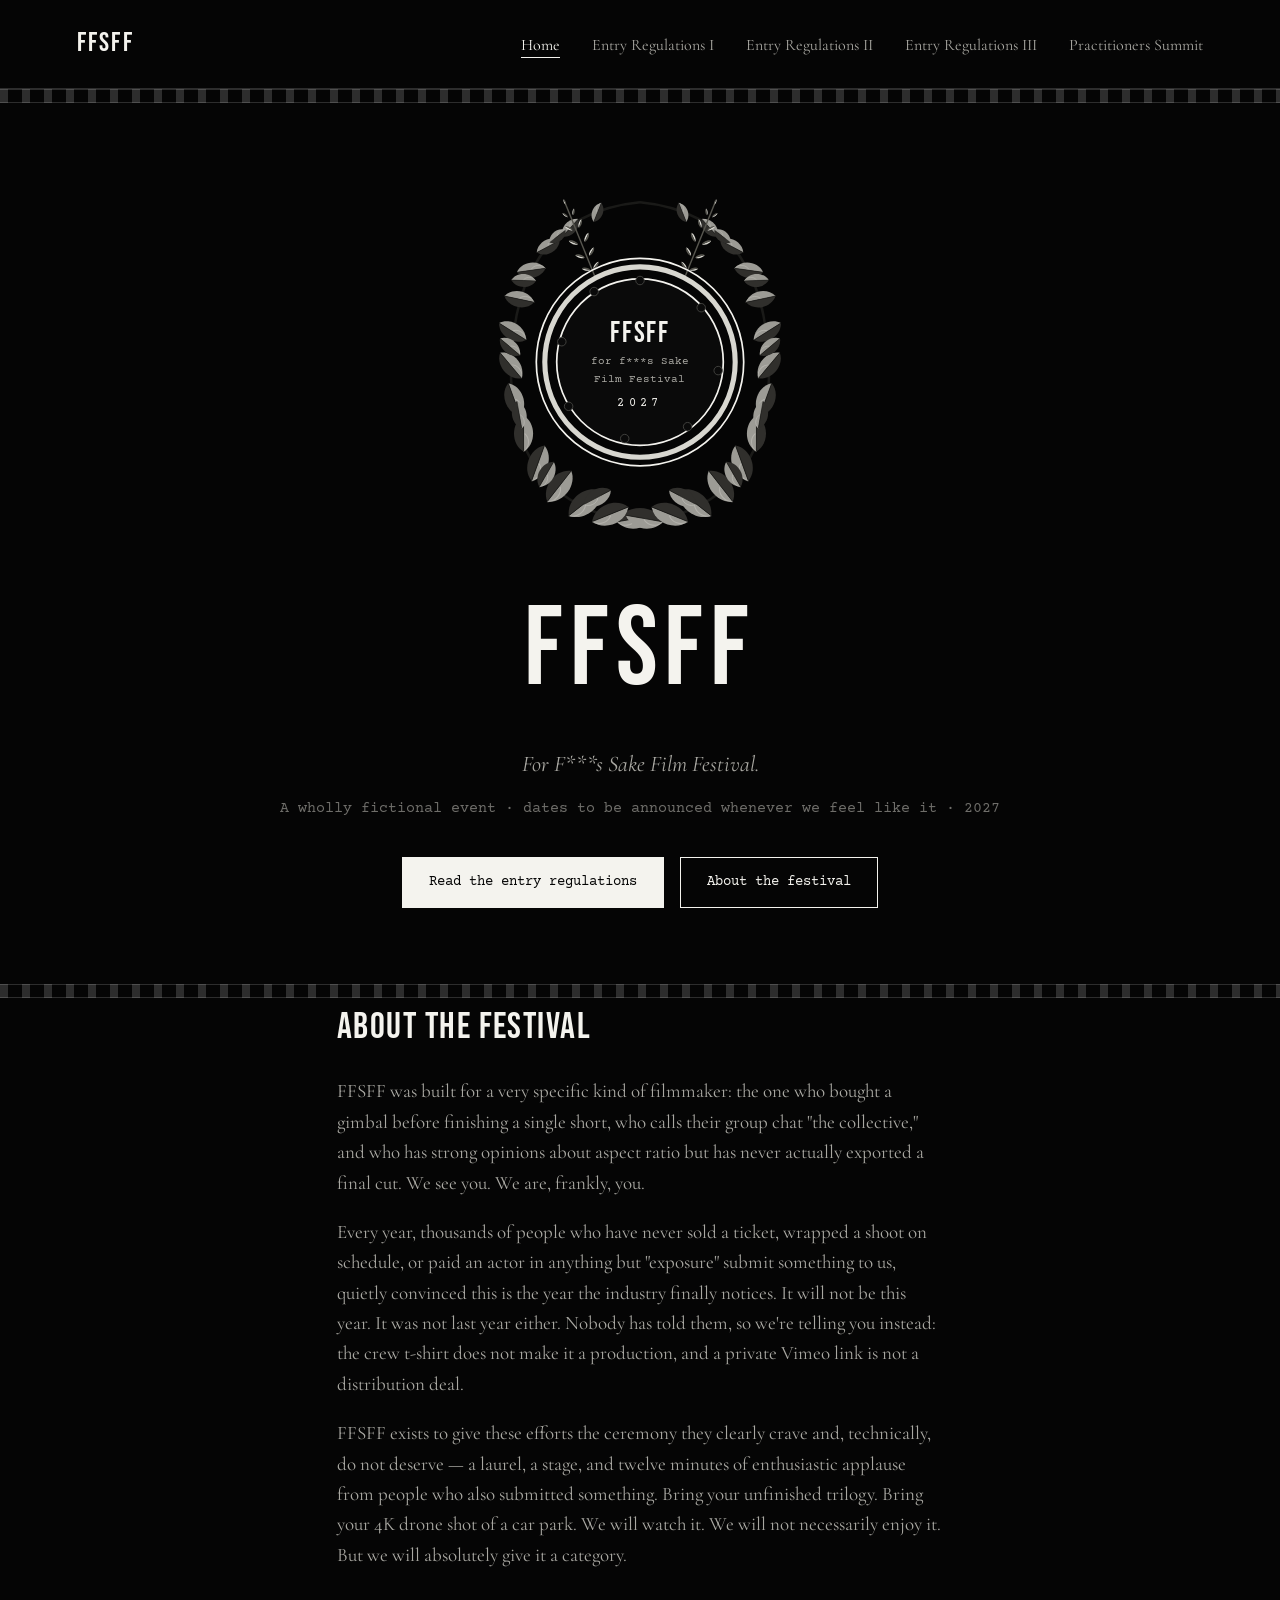
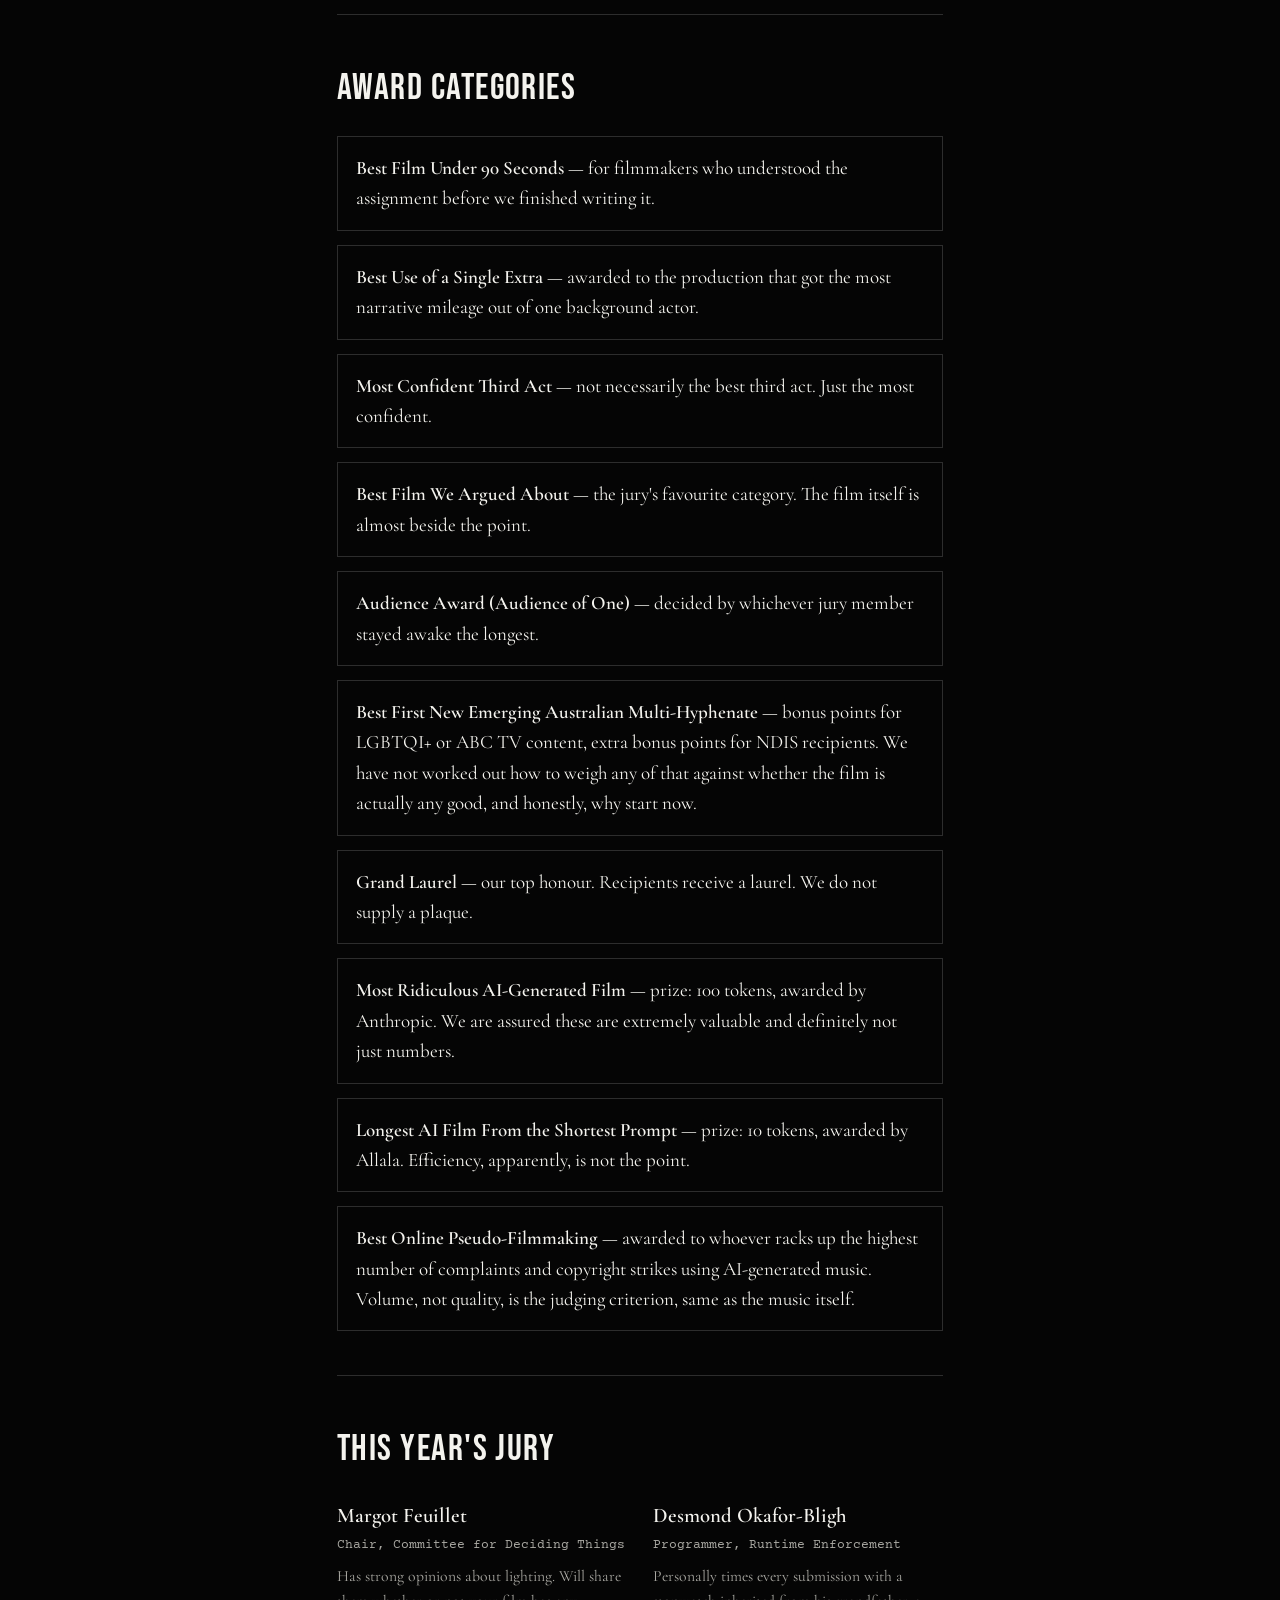
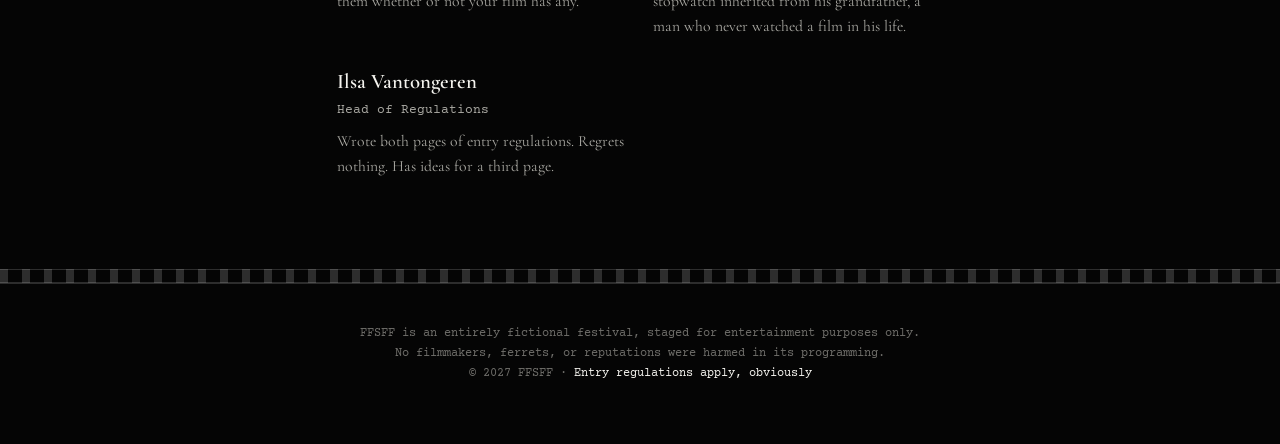
<file: index.html>
<!DOCTYPE html>
<html lang="en">
<head>
<meta charset="UTF-8">
<meta name="viewport" content="width=device-width, initial-scale=1.0">
<title>FFSFF 2027 — For F***s Sake Film Festival</title>
<meta name="description" content="FFSFF 2027: a mock film festival for people who insist they're filmmakers and, bless them, have no idea they aren't.">
<link rel="canonical" href="https://ffsff.site/">
<meta name="theme-color" content="#050505">
<link rel="icon" type="image/png" href="/favicon.png">
<link rel="icon" href="/favicon.ico" sizes="any">

<meta property="og:type" content="website">
<meta property="og:site_name" content="FFSFF">
<meta property="og:title" content="FFSFF 2027 — For F***s Sake Film Festival">
<meta property="og:description" content="A mock film festival for people who insist they're filmmakers and, bless them, have no idea they aren't.">
<meta property="og:url" content="https://ffsff.site/">
<meta property="og:image" content="https://ffsff.site/og-image.png">
<meta property="og:image:width" content="1200">
<meta property="og:image:height" content="630">

<meta name="twitter:card" content="summary_large_image">
<meta name="twitter:title" content="FFSFF 2027 — For F***s Sake Film Festival">
<meta name="twitter:description" content="A mock film festival for people who insist they're filmmakers and, bless them, have no idea they aren't.">
<meta name="twitter:image" content="https://ffsff.site/og-image.png">

<script type="application/ld+json">
{
  "@context": "https://schema.org",
  "@type": "WebSite",
  "name": "FFSFF — For F***s Sake Film Festival",
  "alternateName": "FFSFF 2027",
  "url": "https://ffsff.site/",
  "description": "A wholly fictional, satirical film festival for aspiring filmmakers."
}
</script>
<link rel="stylesheet" href="style.css">
</head>
<body>

<div class="topnav">
  <a href="index.html" class="mark">FFSFF</a>
  <nav>
    <a href="index.html" aria-current="page">Home</a>
    <a href="entry-regulations-1.html">Entry Regulations I</a>
    <a href="entry-regulations-2.html">Entry Regulations II</a>
    <a href="entry-regulations-3.html">Entry Regulations III</a>
    <a href="practitioners-summit.html">Practitioners Summit</a>
  </nav>
</div>
<div class="filmstrip"></div>

<header class="hero">
  <svg class="emblem" viewBox="0 0 400 460" xmlns="http://www.w3.org/2000/svg" role="img">
    <title>FFSFF emblem</title>
    <desc>A dense ring of grayscale laurel foliage framing a film-reel-styled circular badge with sprocket holes, reading FFSFF, for f-stars sake, film festival, 2027.</desc>
    <defs>
      <g id="leafGrey">
        <path d="M0,-17 C-12,-10 -12,10 0,17 L0,-17 Z" fill="#9c9b95"/>
        <path d="M0,-17 C12,-10 12,10 0,17 L0,-17 Z" fill="#302f2c"/>
        <path d="M0,-17 C-6,-13 -6,-4 -1,0" fill="none" stroke="#c9c8c2" stroke-width="1" opacity="0.5"/>
        <path d="M0,-17 L0,17" stroke="#1a1a18" stroke-width="0.7"/>
      </g>
      <g id="leafFern">
        <path d="M0,-9 C-4,-6 -4,6 0,9 L0,-9 Z" fill="#d8d7d0"/>
        <path d="M0,-9 C4,-6 4,6 0,9 L0,-9 Z" fill="#57564f"/>
      </g>
      <g id="fern">
        <path d="M0,0 L0,-92" stroke="#57564f" stroke-width="1.6"/>
        <use href="#leafFern" transform="translate(-6,-14) rotate(-58) scale(0.55)"/>
        <use href="#leafFern" transform="translate(6,-14) rotate(58) scale(0.55)"/>
        <use href="#leafFern" transform="translate(-7,-30) rotate(-52) scale(0.6)"/>
        <use href="#leafFern" transform="translate(7,-30) rotate(52) scale(0.6)"/>
        <use href="#leafFern" transform="translate(-8,-47) rotate(-46) scale(0.62)"/>
        <use href="#leafFern" transform="translate(8,-47) rotate(46) scale(0.62)"/>
        <use href="#leafFern" transform="translate(-7,-64) rotate(-40) scale(0.55)"/>
        <use href="#leafFern" transform="translate(7,-64) rotate(40) scale(0.55)"/>
        <use href="#leafFern" transform="translate(-5,-79) rotate(-30) scale(0.42)"/>
        <use href="#leafFern" transform="translate(5,-79) rotate(30) scale(0.42)"/>
        <use href="#leafFern" transform="translate(0,-93) rotate(0) scale(0.35)"/>
      </g>
    </defs>

    <g>
      <path d="M200,435 C140,428 85,400 62,340 C45,295 45,240 55,190 C65,140 90,100 130,78 C155,65 178,60 200,58" fill="none" stroke="#1a1a18" stroke-width="3"/>
      <use href="#leafGrey" transform="translate(195,430) rotate(-100) scale(1.3)"/>
      <use href="#leafGrey" transform="translate(165,425) rotate(-112) scale(1.35)"/>
      <use href="#leafGrey" transform="translate(135,412) rotate(-128) scale(1.4)"/>
      <use href="#leafGrey" transform="translate(105,392) rotate(-142) scale(1.35)"/>
      <use href="#leafGrey" transform="translate(80,365) rotate(-160) scale(1.3)"/>
      <use href="#leafGrey" transform="translate(63,330) rotate(180) scale(1.25)"/>
      <use href="#leafGrey" transform="translate(52,290) rotate(160) scale(1.2)"/>
      <use href="#leafGrey" transform="translate(48,250) rotate(140) scale(1.15)"/>
      <use href="#leafGrey" transform="translate(50,210) rotate(122) scale(1.1)"/>
      <use href="#leafGrey" transform="translate(58,172) rotate(102) scale(1.05)"/>
      <use href="#leafGrey" transform="translate(72,138) rotate(82) scale(1.0)"/>
      <use href="#leafGrey" transform="translate(92,110) rotate(62) scale(0.9)"/>
      <use href="#leafGrey" transform="translate(118,88) rotate(42) scale(0.8)"/>
      <use href="#leafGrey" transform="translate(150,70) rotate(22) scale(0.7)"/>
      <use href="#leafGrey" transform="translate(150,405) rotate(-118) scale(1.05)"/>
      <use href="#leafGrey" transform="translate(90,378) rotate(-150) scale(1.0)"/>
      <use href="#leafGrey" transform="translate(58,308) rotate(170) scale(0.95)"/>
      <use href="#leafGrey" transform="translate(47,228) rotate(130) scale(0.9)"/>
      <use href="#leafGrey" transform="translate(63,150) rotate(92) scale(0.85)"/>
      <use href="#leafGrey" transform="translate(103,98) rotate(52) scale(0.7)"/>
      <use href="#fern" transform="translate(148,148) rotate(-22) scale(1.05)"/>
    </g>
    <g transform="translate(400,0) scale(-1,1)">
      <path d="M200,435 C140,428 85,400 62,340 C45,295 45,240 55,190 C65,140 90,100 130,78 C155,65 178,60 200,58" fill="none" stroke="#1a1a18" stroke-width="3"/>
      <use href="#leafGrey" transform="translate(195,430) rotate(-100) scale(1.3)"/>
      <use href="#leafGrey" transform="translate(165,425) rotate(-112) scale(1.35)"/>
      <use href="#leafGrey" transform="translate(135,412) rotate(-128) scale(1.4)"/>
      <use href="#leafGrey" transform="translate(105,392) rotate(-142) scale(1.35)"/>
      <use href="#leafGrey" transform="translate(80,365) rotate(-160) scale(1.3)"/>
      <use href="#leafGrey" transform="translate(63,330) rotate(180) scale(1.25)"/>
      <use href="#leafGrey" transform="translate(52,290) rotate(160) scale(1.2)"/>
      <use href="#leafGrey" transform="translate(48,250) rotate(140) scale(1.15)"/>
      <use href="#leafGrey" transform="translate(50,210) rotate(122) scale(1.1)"/>
      <use href="#leafGrey" transform="translate(58,172) rotate(102) scale(1.05)"/>
      <use href="#leafGrey" transform="translate(72,138) rotate(82) scale(1.0)"/>
      <use href="#leafGrey" transform="translate(92,110) rotate(62) scale(0.9)"/>
      <use href="#leafGrey" transform="translate(118,88) rotate(42) scale(0.8)"/>
      <use href="#leafGrey" transform="translate(150,70) rotate(22) scale(0.7)"/>
      <use href="#leafGrey" transform="translate(150,405) rotate(-118) scale(1.05)"/>
      <use href="#leafGrey" transform="translate(90,378) rotate(-150) scale(1.0)"/>
      <use href="#leafGrey" transform="translate(58,308) rotate(170) scale(0.95)"/>
      <use href="#leafGrey" transform="translate(47,228) rotate(130) scale(0.9)"/>
      <use href="#leafGrey" transform="translate(63,150) rotate(92) scale(0.85)"/>
      <use href="#leafGrey" transform="translate(103,98) rotate(52) scale(0.7)"/>
      <use href="#fern" transform="translate(148,148) rotate(-22) scale(1.05)"/>
    </g>

    <circle cx="200" cy="246" r="122" fill="none" stroke="#f4f3ee" stroke-width="2"/>
    <circle cx="200" cy="246" r="112" fill="none" stroke="#d8d7d0" stroke-width="6"/>
    <circle cx="200" cy="246" r="98" fill="#0a0a0a" stroke="#f4f3ee" stroke-width="2"/>
    <circle cx="200" cy="150" r="5" fill="#0a0a0a" stroke="#4a4a46" stroke-width="1"/>
    <circle cx="272" cy="182" r="5" fill="#0a0a0a" stroke="#4a4a46" stroke-width="1"/>
    <circle cx="292" cy="256" r="5" fill="#0a0a0a" stroke="#4a4a46" stroke-width="1"/>
    <circle cx="256" cy="322" r="5" fill="#0a0a0a" stroke="#4a4a46" stroke-width="1"/>
    <circle cx="182" cy="336" r="5" fill="#0a0a0a" stroke="#4a4a46" stroke-width="1"/>
    <circle cx="116" cy="298" r="5" fill="#0a0a0a" stroke="#4a4a46" stroke-width="1"/>
    <circle cx="108" cy="222" r="5" fill="#0a0a0a" stroke="#4a4a46" stroke-width="1"/>
    <circle cx="146" cy="163" r="5" fill="#0a0a0a" stroke="#4a4a46" stroke-width="1"/>

    <text x="200" y="222" text-anchor="middle" font-size="34" letter-spacing="2" fill="#f4f3ee" font-family="Bebas Neue, sans-serif">FFSFF</text>
    <text x="200" y="248" text-anchor="middle" font-size="13" fill="#a9a8a2" font-family="Courier Prime, monospace">for f***s Sake</text>
    <text x="200" y="270" text-anchor="middle" font-size="13" fill="#a9a8a2" font-family="Courier Prime, monospace">Film Festival</text>
    <text x="200" y="298" text-anchor="middle" font-size="14" letter-spacing="5" fill="#f4f3ee" font-family="Courier Prime, monospace">2027</text>
  </svg>

  <h1>FFSFF</h1>
  <p class="tagline">For F***s Sake Film Festival.</p>
  <p class="dates">A wholly fictional event · dates to be announced whenever we feel like it · 2027</p>

  <div class="ctas">
    <a class="btn solid" href="entry-regulations-1.html">Read the entry regulations</a>
    <a class="btn ghost" href="#about">About the festival</a>
  </div>
</header>
<div class="filmstrip"></div>

<main class="dark">

  <section id="about">
    <h2>About the festival</h2>
    <p>FFSFF was built for a very specific kind of filmmaker: the one who bought a gimbal before finishing a single short, who calls their group chat "the collective," and who has strong opinions about aspect ratio but has never actually exported a final cut. We see you. We are, frankly, you.</p>
    <p>Every year, thousands of people who have never sold a ticket, wrapped a shoot on schedule, or paid an actor in anything but "exposure" submit something to us, quietly convinced this is the year the industry finally notices. It will not be this year. It was not last year either. Nobody has told them, so we're telling you instead: the crew t-shirt does not make it a production, and a private Vimeo link is not a distribution deal.</p>
    <p>FFSFF exists to give these efforts the ceremony they clearly crave and, technically, do not deserve — a laurel, a stage, and twelve minutes of enthusiastic applause from people who also submitted something. Bring your unfinished trilogy. Bring your 4K drone shot of a car park. We will watch it. We will not necessarily enjoy it. But we will absolutely give it a category.</p>
  </section>

  <section id="categories">
    <h2>Award categories</h2>
    <ul class="categories-list">
      <li><strong>Best Film Under 90 Seconds</strong> — for filmmakers who understood the assignment before we finished writing it.</li>
      <li><strong>Best Use of a Single Extra</strong> — awarded to the production that got the most narrative mileage out of one background actor.</li>
      <li><strong>Most Confident Third Act</strong> — not necessarily the best third act. Just the most confident.</li>
      <li><strong>Best Film We Argued About</strong> — the jury's favourite category. The film itself is almost beside the point.</li>
      <li><strong>Audience Award (Audience of One)</strong> — decided by whichever jury member stayed awake the longest.</li>
      <li><strong>Best First New Emerging Australian Multi-Hyphenate</strong> — bonus points for LGBTQI+ or ABC TV content, extra bonus points for NDIS recipients. We have not worked out how to weigh any of that against whether the film is actually any good, and honestly, why start now.</li>
      <li><strong>Grand Laurel</strong> — our top honour. Recipients receive a laurel. We do not supply a plaque.</li>
      <li><strong>Most Ridiculous AI-Generated Film</strong> — prize: 100 tokens, awarded by Anthropic. We are assured these are extremely valuable and definitely not just numbers.</li>
      <li><strong>Longest AI Film From the Shortest Prompt</strong> — prize: 10 tokens, awarded by Allala. Efficiency, apparently, is not the point.</li>
      <li><strong>Best Online Pseudo-Filmmaking</strong> — awarded to whoever racks up the highest number of complaints and copyright strikes using AI-generated music. Volume, not quality, is the judging criterion, same as the music itself.</li>
    </ul>
  </section>

  <section id="jury">
    <h2>This year's jury</h2>
    <div class="jury-grid">
      <div class="jury-card">
        <h3>Margot Feuillet</h3>
        <div class="role">Chair, Committee for Deciding Things</div>
        <p>Has strong opinions about lighting. Will share them whether or not your film has any.</p>
      </div>
      <div class="jury-card">
        <h3>Desmond Okafor-Bligh</h3>
        <div class="role">Programmer, Runtime Enforcement</div>
        <p>Personally times every submission with a stopwatch inherited from his grandfather, a man who never watched a film in his life.</p>
      </div>
      <div class="jury-card">
        <h3>Ilsa Vantongeren</h3>
        <div class="role">Head of Regulations</div>
        <p>Wrote both pages of entry regulations. Regrets nothing. Has ideas for a third page.</p>
      </div>
    </div>
  </section>

</main>

<div class="filmstrip"></div>
<footer>
  FFSFF is an entirely fictional festival, staged for entertainment purposes only.<br>
  No filmmakers, ferrets, or reputations were harmed in its programming.<br>
  © 2027 FFSFF · <a href="entry-regulations-1.html">Entry regulations apply, obviously</a>
</footer>

</body>
</html>
</file>
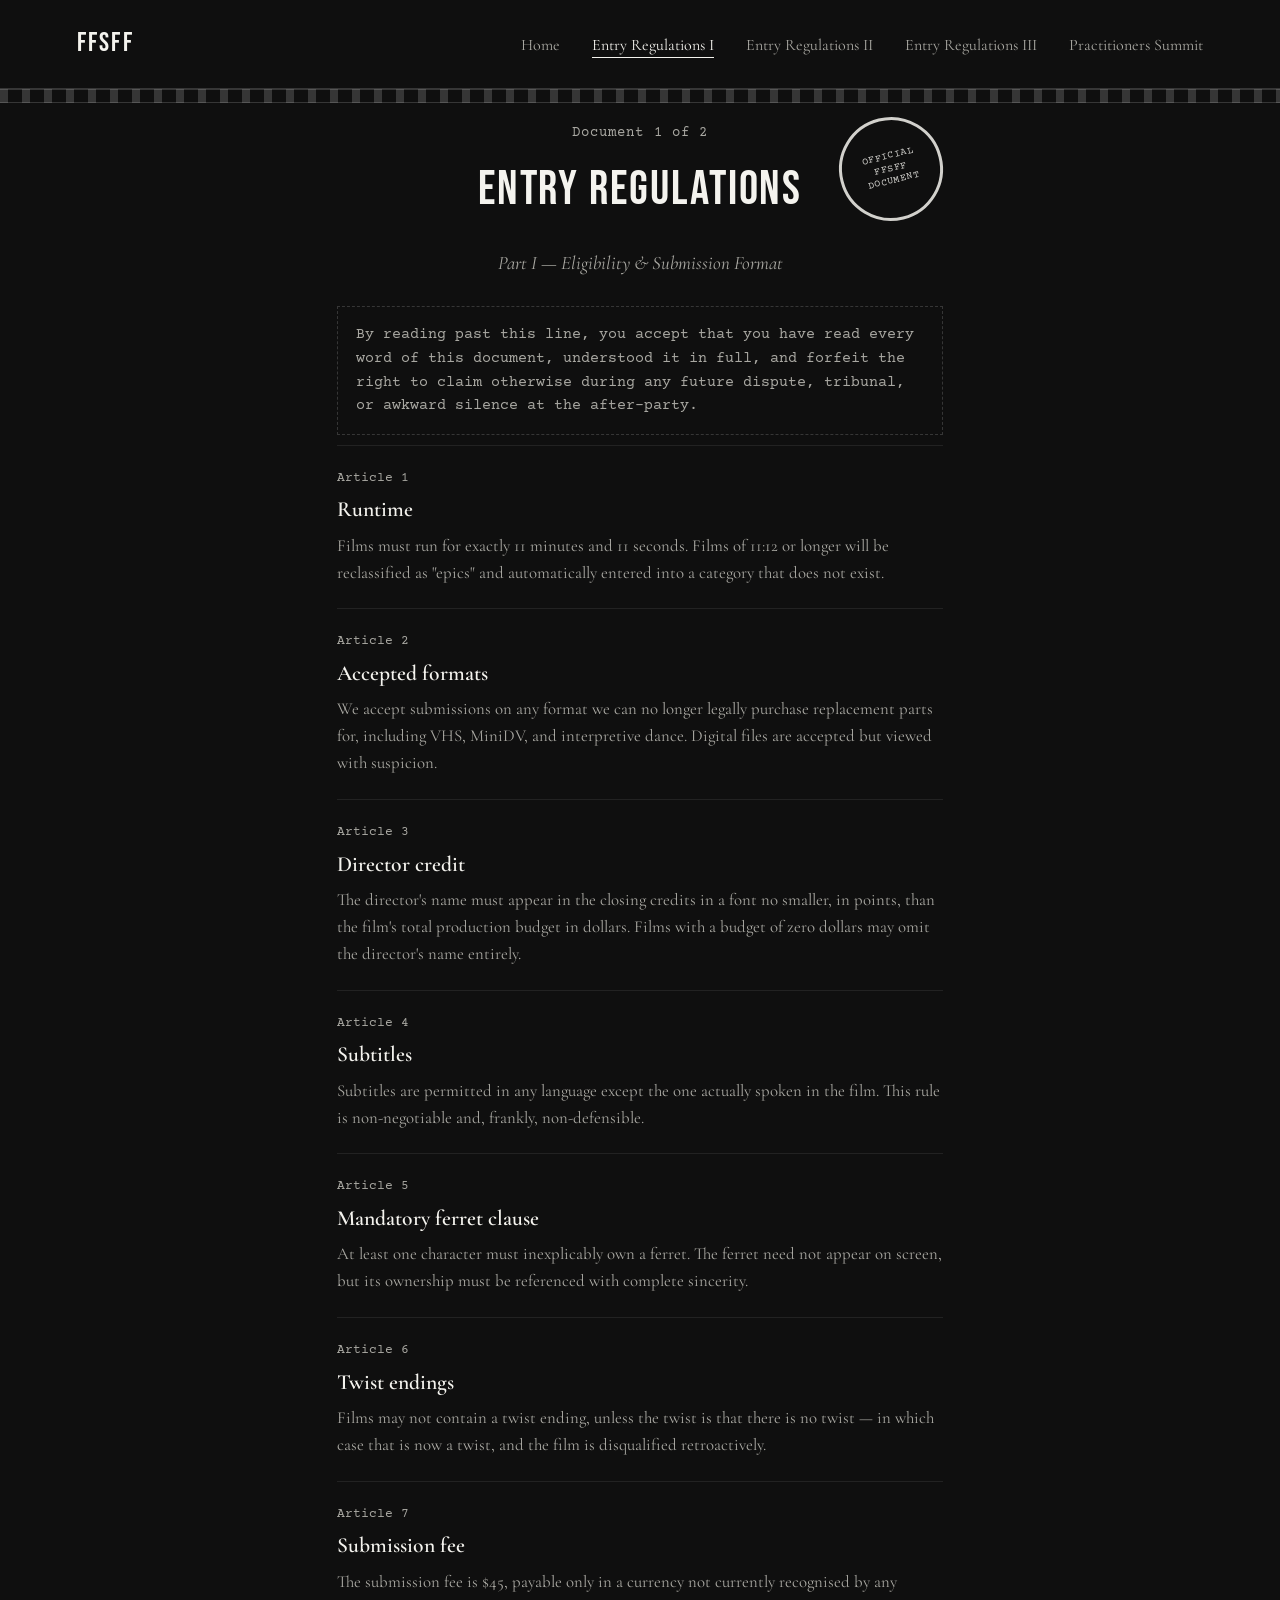
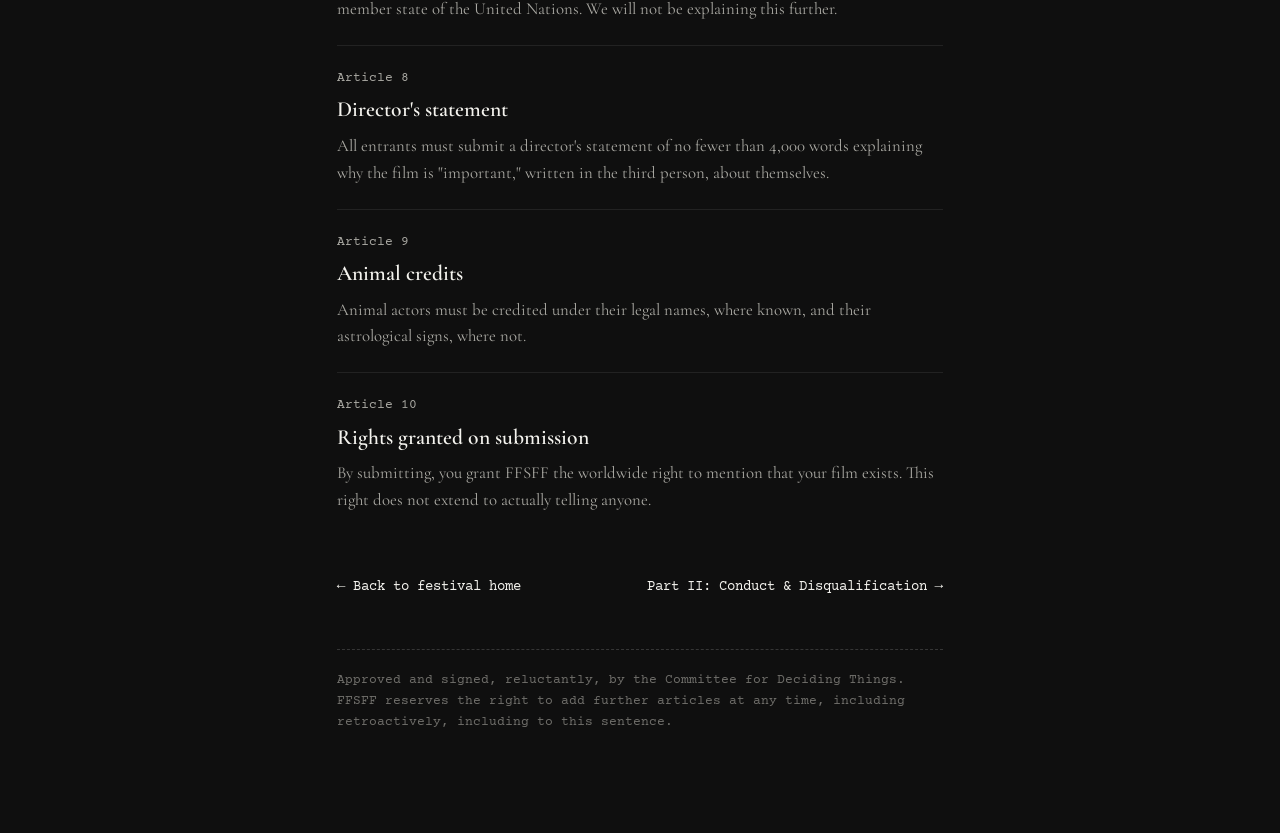
<file: entry-regulations-1.html>
<!DOCTYPE html>
<html lang="en">
<head>
<meta charset="UTF-8">
<meta name="viewport" content="width=device-width, initial-scale=1.0">
<title>Entry Regulations, Part I — FFSFF 2027</title>
<meta name="description" content="FFSFF 2027 Entry Regulations, Part I: eligibility and submission format for a mock film festival with absurd rules.">
<link rel="canonical" href="https://ffsff.site/entry-regulations-1.html">
<meta name="theme-color" content="#050505">
<link rel="icon" type="image/png" href="/favicon.png">
<link rel="icon" href="/favicon.ico" sizes="any">

<meta property="og:type" content="article">
<meta property="og:site_name" content="FFSFF">
<meta property="og:title" content="Entry Regulations, Part I — FFSFF 2027">
<meta property="og:description" content="Eligibility and submission format for FFSFF 2027, a mock film festival with absurd rules.">
<meta property="og:url" content="https://ffsff.site/entry-regulations-1.html">
<meta property="og:image" content="https://ffsff.site/og-image.png">

<meta name="twitter:card" content="summary_large_image">
<meta name="twitter:title" content="Entry Regulations, Part I — FFSFF 2027">
<meta name="twitter:image" content="https://ffsff.site/og-image.png">
<link rel="stylesheet" href="style.css">
</head>
<body class="doc">

<div class="topnav">
  <a href="index.html" class="mark">FFSFF</a>
  <nav>
    <a href="index.html">Home</a>
    <a href="entry-regulations-1.html" aria-current="page">Entry Regulations I</a>
    <a href="entry-regulations-2.html">Entry Regulations II</a>
    <a href="entry-regulations-3.html">Entry Regulations III</a>
    <a href="practitioners-summit.html">Practitioners Summit</a>
  </nav>
</div>
<div class="filmstrip"></div>

<div class="doc-wrap">

  <div class="doc-head">
    <div class="stamp">OFFICIAL<br>FFSFF<br>DOCUMENT</div>
    <div class="part">Document 1 of 2</div>
    <h1>Entry Regulations</h1>
    <p class="subhead">Part I — Eligibility &amp; Submission Format</p>
  </div>

  <div class="preamble">
    By reading past this line, you accept that you have read every word of this document, understood it in full, and forfeit the right to claim otherwise during any future dispute, tribunal, or awkward silence at the after-party.
  </div>

  <div class="article">
    <span class="num">Article 1</span>
    <h3>Runtime</h3>
    <p>Films must run for exactly 11 minutes and 11 seconds. Films of 11:12 or longer will be reclassified as "epics" and automatically entered into a category that does not exist.</p>
  </div>

  <div class="article">
    <span class="num">Article 2</span>
    <h3>Accepted formats</h3>
    <p>We accept submissions on any format we can no longer legally purchase replacement parts for, including VHS, MiniDV, and interpretive dance. Digital files are accepted but viewed with suspicion.</p>
  </div>

  <div class="article">
    <span class="num">Article 3</span>
    <h3>Director credit</h3>
    <p>The director's name must appear in the closing credits in a font no smaller, in points, than the film's total production budget in dollars. Films with a budget of zero dollars may omit the director's name entirely.</p>
  </div>

  <div class="article">
    <span class="num">Article 4</span>
    <h3>Subtitles</h3>
    <p>Subtitles are permitted in any language except the one actually spoken in the film. This rule is non-negotiable and, frankly, non-defensible.</p>
  </div>

  <div class="article">
    <span class="num">Article 5</span>
    <h3>Mandatory ferret clause</h3>
    <p>At least one character must inexplicably own a ferret. The ferret need not appear on screen, but its ownership must be referenced with complete sincerity.</p>
  </div>

  <div class="article">
    <span class="num">Article 6</span>
    <h3>Twist endings</h3>
    <p>Films may not contain a twist ending, unless the twist is that there is no twist — in which case that is now a twist, and the film is disqualified retroactively.</p>
  </div>

  <div class="article">
    <span class="num">Article 7</span>
    <h3>Submission fee</h3>
    <p>The submission fee is $45, payable only in a currency not currently recognised by any member state of the United Nations. We will not be explaining this further.</p>
  </div>

  <div class="article">
    <span class="num">Article 8</span>
    <h3>Director's statement</h3>
    <p>All entrants must submit a director's statement of no fewer than 4,000 words explaining why the film is "important," written in the third person, about themselves.</p>
  </div>

  <div class="article">
    <span class="num">Article 9</span>
    <h3>Animal credits</h3>
    <p>Animal actors must be credited under their legal names, where known, and their astrological signs, where not.</p>
  </div>

  <div class="article">
    <span class="num">Article 10</span>
    <h3>Rights granted on submission</h3>
    <p>By submitting, you grant FFSFF the worldwide right to mention that your film exists. This right does not extend to actually telling anyone.</p>
  </div>

  <div class="doc-nav">
    <a href="index.html">← Back to festival home</a>
    <a href="entry-regulations-2.html">Part II: Conduct &amp; Disqualification →</a>
  </div>

  <div class="signoff">
    Approved and signed, reluctantly, by the Committee for Deciding Things.<br>
    FFSFF reserves the right to add further articles at any time, including retroactively, including to this sentence.
  </div>

</div>
</body>
</html>
</file>
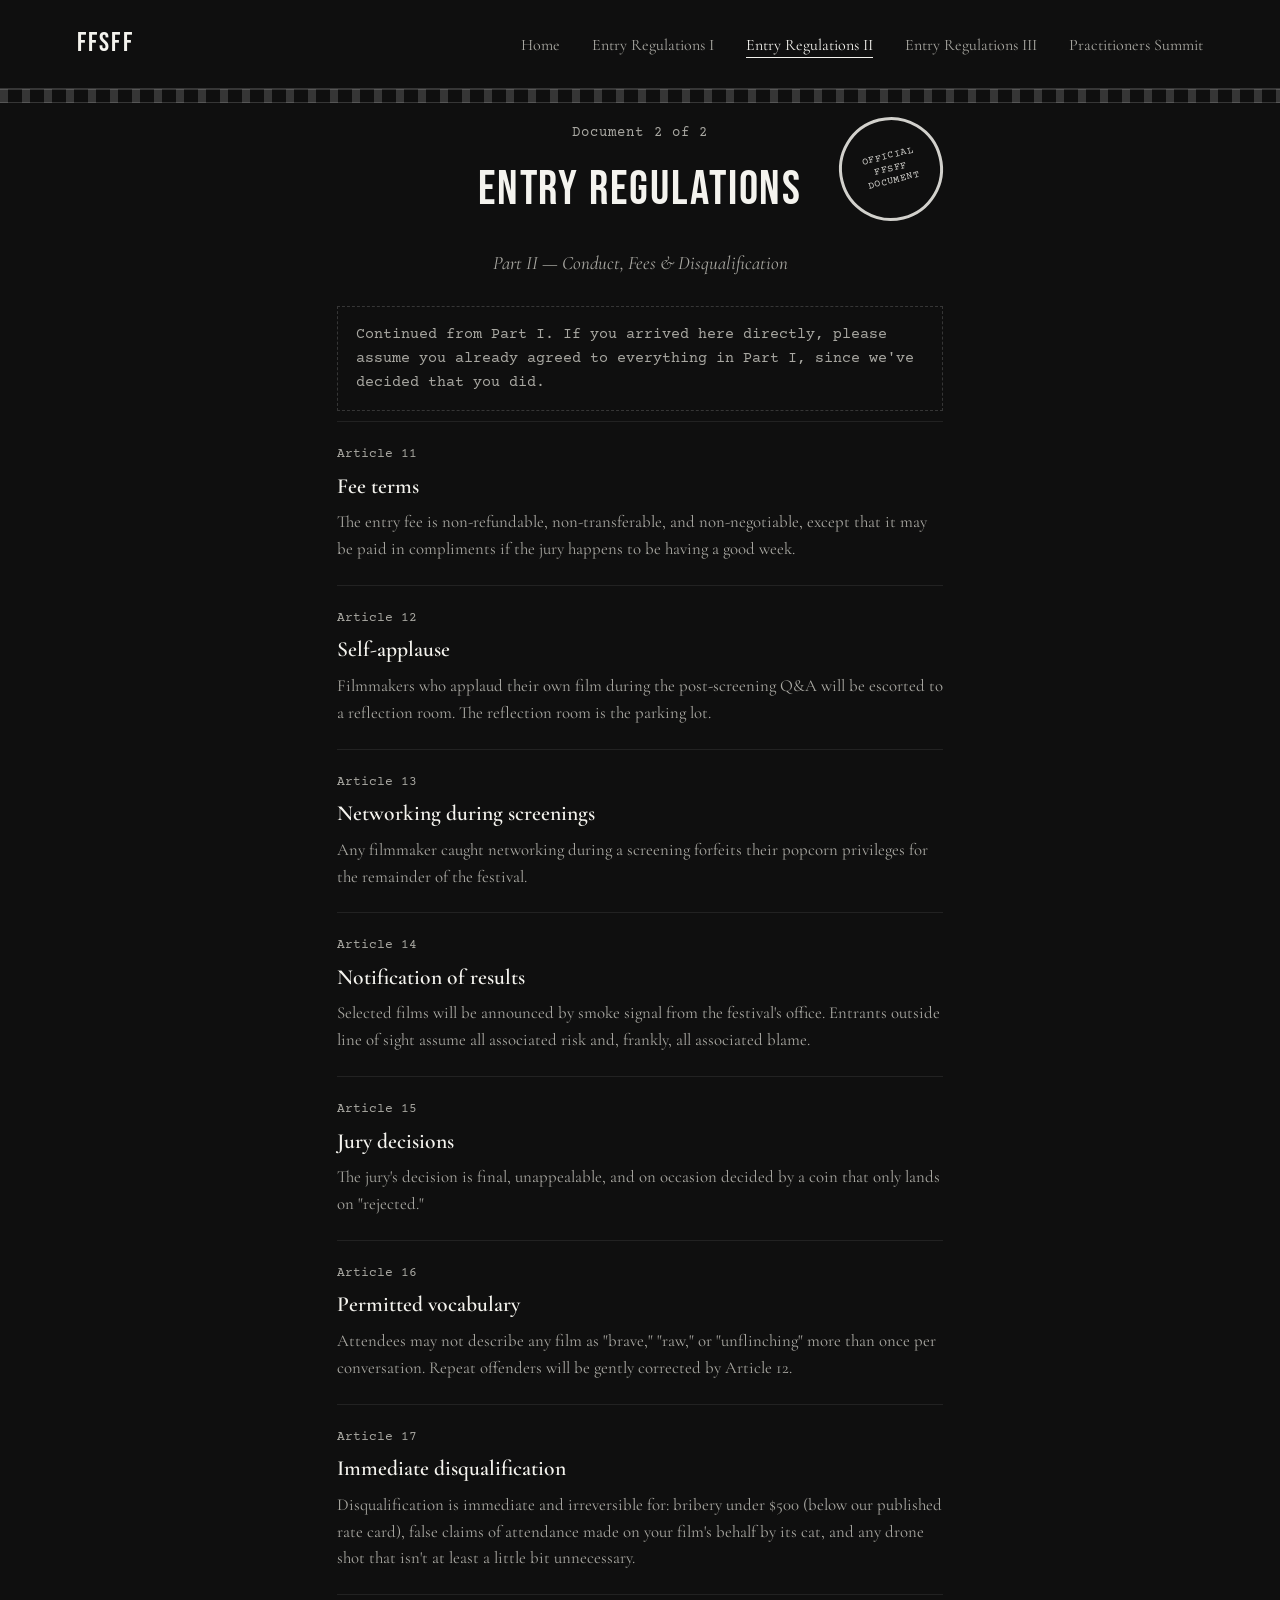
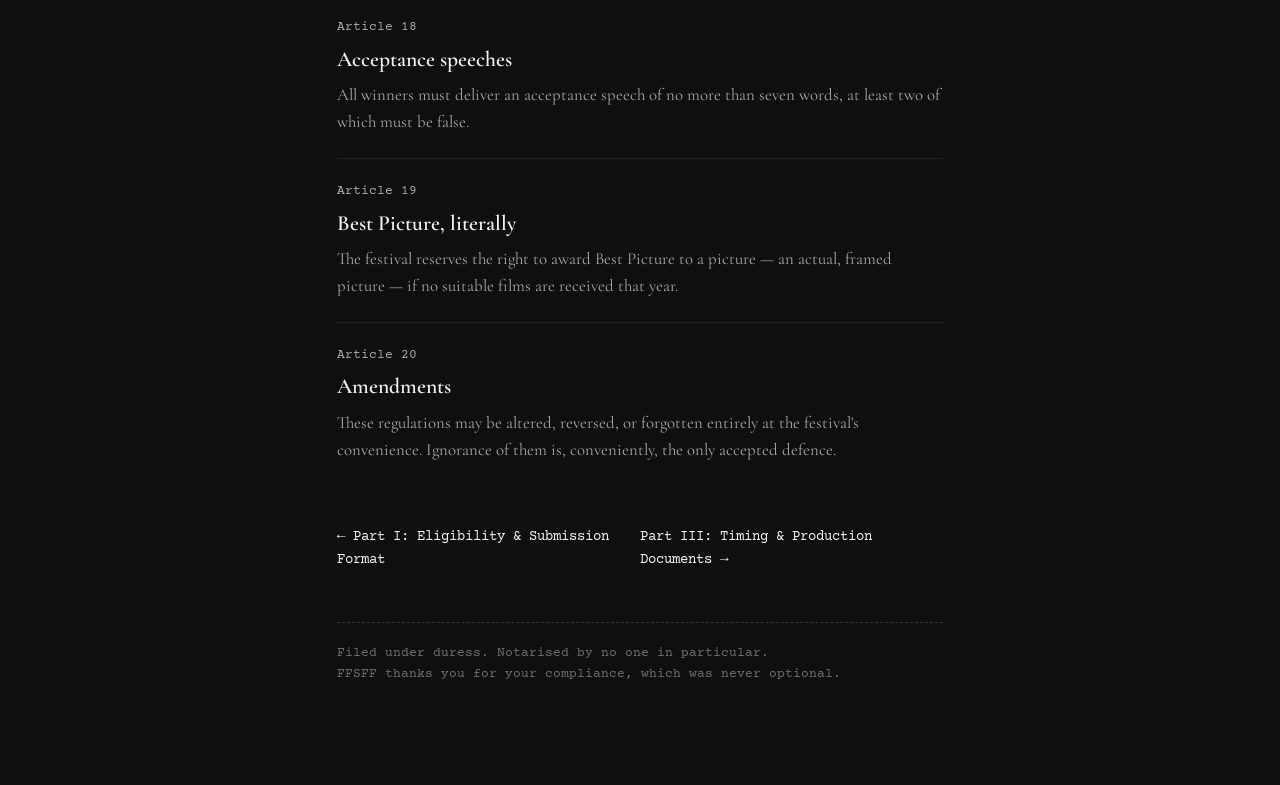
<file: entry-regulations-2.html>
<!DOCTYPE html>
<html lang="en">
<head>
<meta charset="UTF-8">
<meta name="viewport" content="width=device-width, initial-scale=1.0">
<title>Entry Regulations, Part II — FFSFF 2027</title>
<meta name="description" content="FFSFF 2027 Entry Regulations, Part II: conduct, fees, and disqualification rules for a mock film festival with absurd rules.">
<link rel="canonical" href="https://ffsff.site/entry-regulations-2.html">
<meta name="theme-color" content="#050505">
<link rel="icon" type="image/png" href="/favicon.png">
<link rel="icon" href="/favicon.ico" sizes="any">

<meta property="og:type" content="article">
<meta property="og:site_name" content="FFSFF">
<meta property="og:title" content="Entry Regulations, Part II — FFSFF 2027">
<meta property="og:description" content="Conduct, fees, and disqualification rules for FFSFF 2027, a mock film festival with absurd rules.">
<meta property="og:url" content="https://ffsff.site/entry-regulations-2.html">
<meta property="og:image" content="https://ffsff.site/og-image.png">

<meta name="twitter:card" content="summary_large_image">
<meta name="twitter:title" content="Entry Regulations, Part II — FFSFF 2027">
<meta name="twitter:image" content="https://ffsff.site/og-image.png">
<link rel="stylesheet" href="style.css">
</head>
<body class="doc">

<div class="topnav">
  <a href="index.html" class="mark">FFSFF</a>
  <nav>
    <a href="index.html">Home</a>
    <a href="entry-regulations-1.html">Entry Regulations I</a>
    <a href="entry-regulations-2.html" aria-current="page">Entry Regulations II</a>
    <a href="entry-regulations-3.html">Entry Regulations III</a>
    <a href="practitioners-summit.html">Practitioners Summit</a>
  </nav>
</div>
<div class="filmstrip"></div>

<div class="doc-wrap">

  <div class="doc-head">
    <div class="stamp">OFFICIAL<br>FFSFF<br>DOCUMENT</div>
    <div class="part">Document 2 of 2</div>
    <h1>Entry Regulations</h1>
    <p class="subhead">Part II — Conduct, Fees &amp; Disqualification</p>
  </div>

  <div class="preamble">
    Continued from Part I. If you arrived here directly, please assume you already agreed to everything in Part I, since we've decided that you did.
  </div>

  <div class="article">
    <span class="num">Article 11</span>
    <h3>Fee terms</h3>
    <p>The entry fee is non-refundable, non-transferable, and non-negotiable, except that it may be paid in compliments if the jury happens to be having a good week.</p>
  </div>

  <div class="article">
    <span class="num">Article 12</span>
    <h3>Self-applause</h3>
    <p>Filmmakers who applaud their own film during the post-screening Q&amp;A will be escorted to a reflection room. The reflection room is the parking lot.</p>
  </div>

  <div class="article">
    <span class="num">Article 13</span>
    <h3>Networking during screenings</h3>
    <p>Any filmmaker caught networking during a screening forfeits their popcorn privileges for the remainder of the festival.</p>
  </div>

  <div class="article">
    <span class="num">Article 14</span>
    <h3>Notification of results</h3>
    <p>Selected films will be announced by smoke signal from the festival's office. Entrants outside line of sight assume all associated risk and, frankly, all associated blame.</p>
  </div>

  <div class="article">
    <span class="num">Article 15</span>
    <h3>Jury decisions</h3>
    <p>The jury's decision is final, unappealable, and on occasion decided by a coin that only lands on "rejected."</p>
  </div>

  <div class="article">
    <span class="num">Article 16</span>
    <h3>Permitted vocabulary</h3>
    <p>Attendees may not describe any film as "brave," "raw," or "unflinching" more than once per conversation. Repeat offenders will be gently corrected by Article 12.</p>
  </div>

  <div class="article">
    <span class="num">Article 17</span>
    <h3>Immediate disqualification</h3>
    <p>Disqualification is immediate and irreversible for: bribery under $500 (below our published rate card), false claims of attendance made on your film's behalf by its cat, and any drone shot that isn't at least a little bit unnecessary.</p>
  </div>

  <div class="article">
    <span class="num">Article 18</span>
    <h3>Acceptance speeches</h3>
    <p>All winners must deliver an acceptance speech of no more than seven words, at least two of which must be false.</p>
  </div>

  <div class="article">
    <span class="num">Article 19</span>
    <h3>Best Picture, literally</h3>
    <p>The festival reserves the right to award Best Picture to a picture — an actual, framed picture — if no suitable films are received that year.</p>
  </div>

  <div class="article">
    <span class="num">Article 20</span>
    <h3>Amendments</h3>
    <p>These regulations may be altered, reversed, or forgotten entirely at the festival's convenience. Ignorance of them is, conveniently, the only accepted defence.</p>
  </div>

  <div class="doc-nav">
    <a href="entry-regulations-1.html">← Part I: Eligibility &amp; Submission Format</a>
    <a href="entry-regulations-3.html">Part III: Timing &amp; Production Documents →</a>
  </div>

  <div class="signoff">
    Filed under duress. Notarised by no one in particular.<br>
    FFSFF thanks you for your compliance, which was never optional.
  </div>

</div>
</body>
</html>
</file>
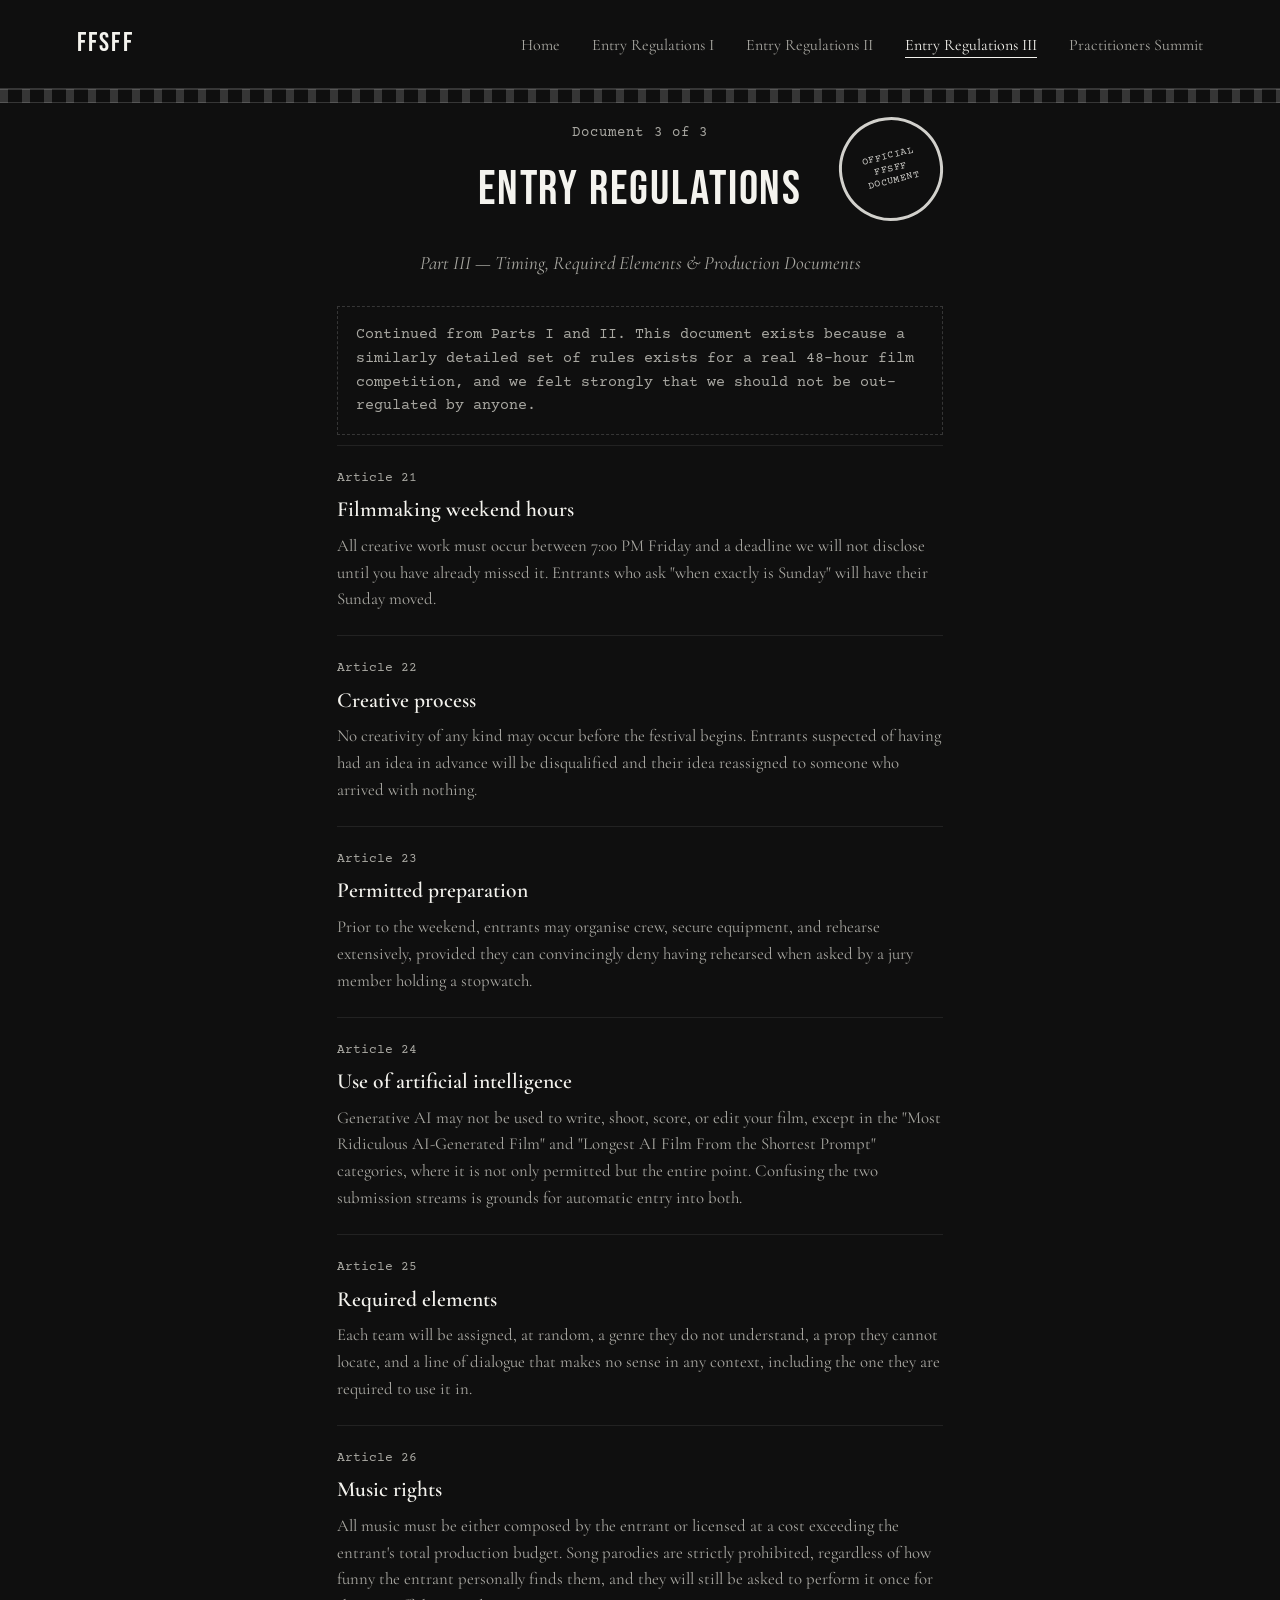
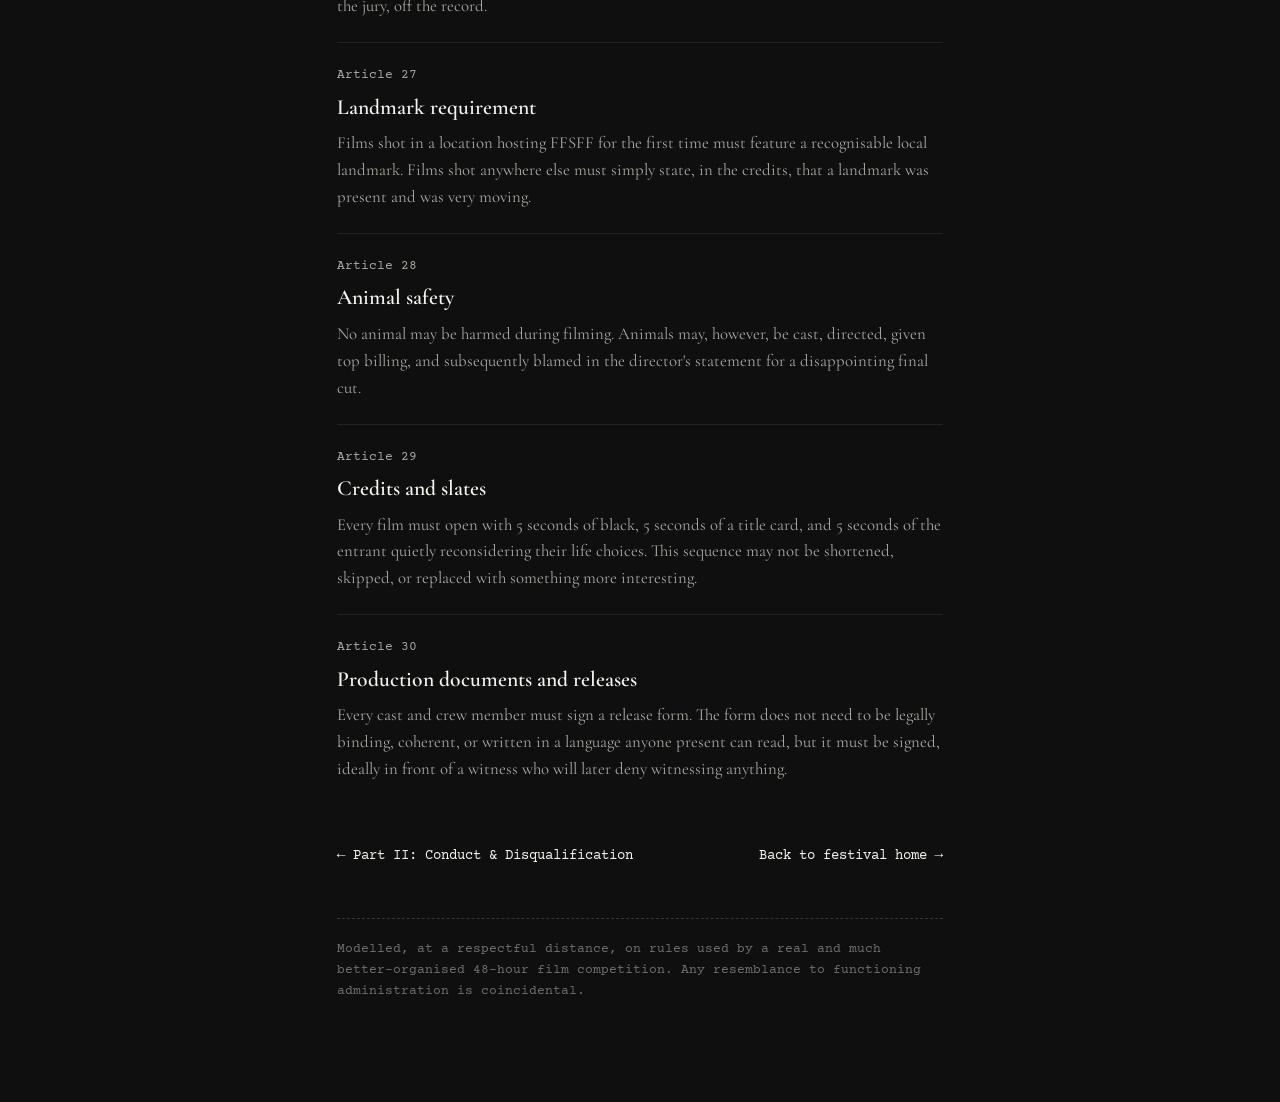
<file: entry-regulations-3.html>
<!DOCTYPE html>
<html lang="en">
<head>
<meta charset="UTF-8">
<meta name="viewport" content="width=device-width, initial-scale=1.0">
<title>Entry Regulations, Part III — FFSFF 2027</title>
<meta name="description" content="FFSFF 2027 Entry Regulations, Part III: timing, required elements, and production documents for a mock film festival with absurd rules.">
<link rel="canonical" href="https://ffsff.site/entry-regulations-3.html">
<meta name="theme-color" content="#050505">
<link rel="icon" type="image/png" href="/favicon.png">
<link rel="icon" href="/favicon.ico" sizes="any">

<meta property="og:type" content="article">
<meta property="og:site_name" content="FFSFF">
<meta property="og:title" content="Entry Regulations, Part III — FFSFF 2027">
<meta property="og:description" content="Timing, required elements, and production documents for FFSFF 2027, a mock film festival with absurd rules.">
<meta property="og:url" content="https://ffsff.site/entry-regulations-3.html">
<meta property="og:image" content="https://ffsff.site/og-image.png">

<meta name="twitter:card" content="summary_large_image">
<meta name="twitter:title" content="Entry Regulations, Part III — FFSFF 2027">
<meta name="twitter:image" content="https://ffsff.site/og-image.png">
<link rel="stylesheet" href="style.css">
</head>
<body class="doc">

<div class="topnav">
  <a href="index.html" class="mark">FFSFF</a>
  <nav>
    <a href="index.html">Home</a>
    <a href="entry-regulations-1.html">Entry Regulations I</a>
    <a href="entry-regulations-2.html">Entry Regulations II</a>
    <a href="entry-regulations-3.html" aria-current="page">Entry Regulations III</a>
    <a href="practitioners-summit.html">Practitioners Summit</a>
  </nav>
</div>
<div class="filmstrip"></div>

<div class="doc-wrap">

  <div class="doc-head">
    <div class="stamp">OFFICIAL<br>FFSFF<br>DOCUMENT</div>
    <div class="part">Document 3 of 3</div>
    <h1>Entry Regulations</h1>
    <p class="subhead">Part III — Timing, Required Elements &amp; Production Documents</p>
  </div>

  <div class="preamble">
    Continued from Parts I and II. This document exists because a similarly detailed set of rules exists for a real 48-hour film competition, and we felt strongly that we should not be out-regulated by anyone.
  </div>

  <div class="article">
    <span class="num">Article 21</span>
    <h3>Filmmaking weekend hours</h3>
    <p>All creative work must occur between 7:00 PM Friday and a deadline we will not disclose until you have already missed it. Entrants who ask "when exactly is Sunday" will have their Sunday moved.</p>
  </div>

  <div class="article">
    <span class="num">Article 22</span>
    <h3>Creative process</h3>
    <p>No creativity of any kind may occur before the festival begins. Entrants suspected of having had an idea in advance will be disqualified and their idea reassigned to someone who arrived with nothing.</p>
  </div>

  <div class="article">
    <span class="num">Article 23</span>
    <h3>Permitted preparation</h3>
    <p>Prior to the weekend, entrants may organise crew, secure equipment, and rehearse extensively, provided they can convincingly deny having rehearsed when asked by a jury member holding a stopwatch.</p>
  </div>

  <div class="article">
    <span class="num">Article 24</span>
    <h3>Use of artificial intelligence</h3>
    <p>Generative AI may not be used to write, shoot, score, or edit your film, except in the "Most Ridiculous AI-Generated Film" and "Longest AI Film From the Shortest Prompt" categories, where it is not only permitted but the entire point. Confusing the two submission streams is grounds for automatic entry into both.</p>
  </div>

  <div class="article">
    <span class="num">Article 25</span>
    <h3>Required elements</h3>
    <p>Each team will be assigned, at random, a genre they do not understand, a prop they cannot locate, and a line of dialogue that makes no sense in any context, including the one they are required to use it in.</p>
  </div>

  <div class="article">
    <span class="num">Article 26</span>
    <h3>Music rights</h3>
    <p>All music must be either composed by the entrant or licensed at a cost exceeding the entrant's total production budget. Song parodies are strictly prohibited, regardless of how funny the entrant personally finds them, and they will still be asked to perform it once for the jury, off the record.</p>
  </div>

  <div class="article">
    <span class="num">Article 27</span>
    <h3>Landmark requirement</h3>
    <p>Films shot in a location hosting FFSFF for the first time must feature a recognisable local landmark. Films shot anywhere else must simply state, in the credits, that a landmark was present and was very moving.</p>
  </div>

  <div class="article">
    <span class="num">Article 28</span>
    <h3>Animal safety</h3>
    <p>No animal may be harmed during filming. Animals may, however, be cast, directed, given top billing, and subsequently blamed in the director's statement for a disappointing final cut.</p>
  </div>

  <div class="article">
    <span class="num">Article 29</span>
    <h3>Credits and slates</h3>
    <p>Every film must open with 5 seconds of black, 5 seconds of a title card, and 5 seconds of the entrant quietly reconsidering their life choices. This sequence may not be shortened, skipped, or replaced with something more interesting.</p>
  </div>

  <div class="article">
    <span class="num">Article 30</span>
    <h3>Production documents and releases</h3>
    <p>Every cast and crew member must sign a release form. The form does not need to be legally binding, coherent, or written in a language anyone present can read, but it must be signed, ideally in front of a witness who will later deny witnessing anything.</p>
  </div>

  <div class="doc-nav">
    <a href="entry-regulations-2.html">← Part II: Conduct &amp; Disqualification</a>
    <a href="index.html">Back to festival home →</a>
  </div>

  <div class="signoff">
    Modelled, at a respectful distance, on rules used by a real and much better-organised 48-hour film competition. Any resemblance to functioning administration is coincidental.
  </div>

</div>
</body>
</html>
</file>
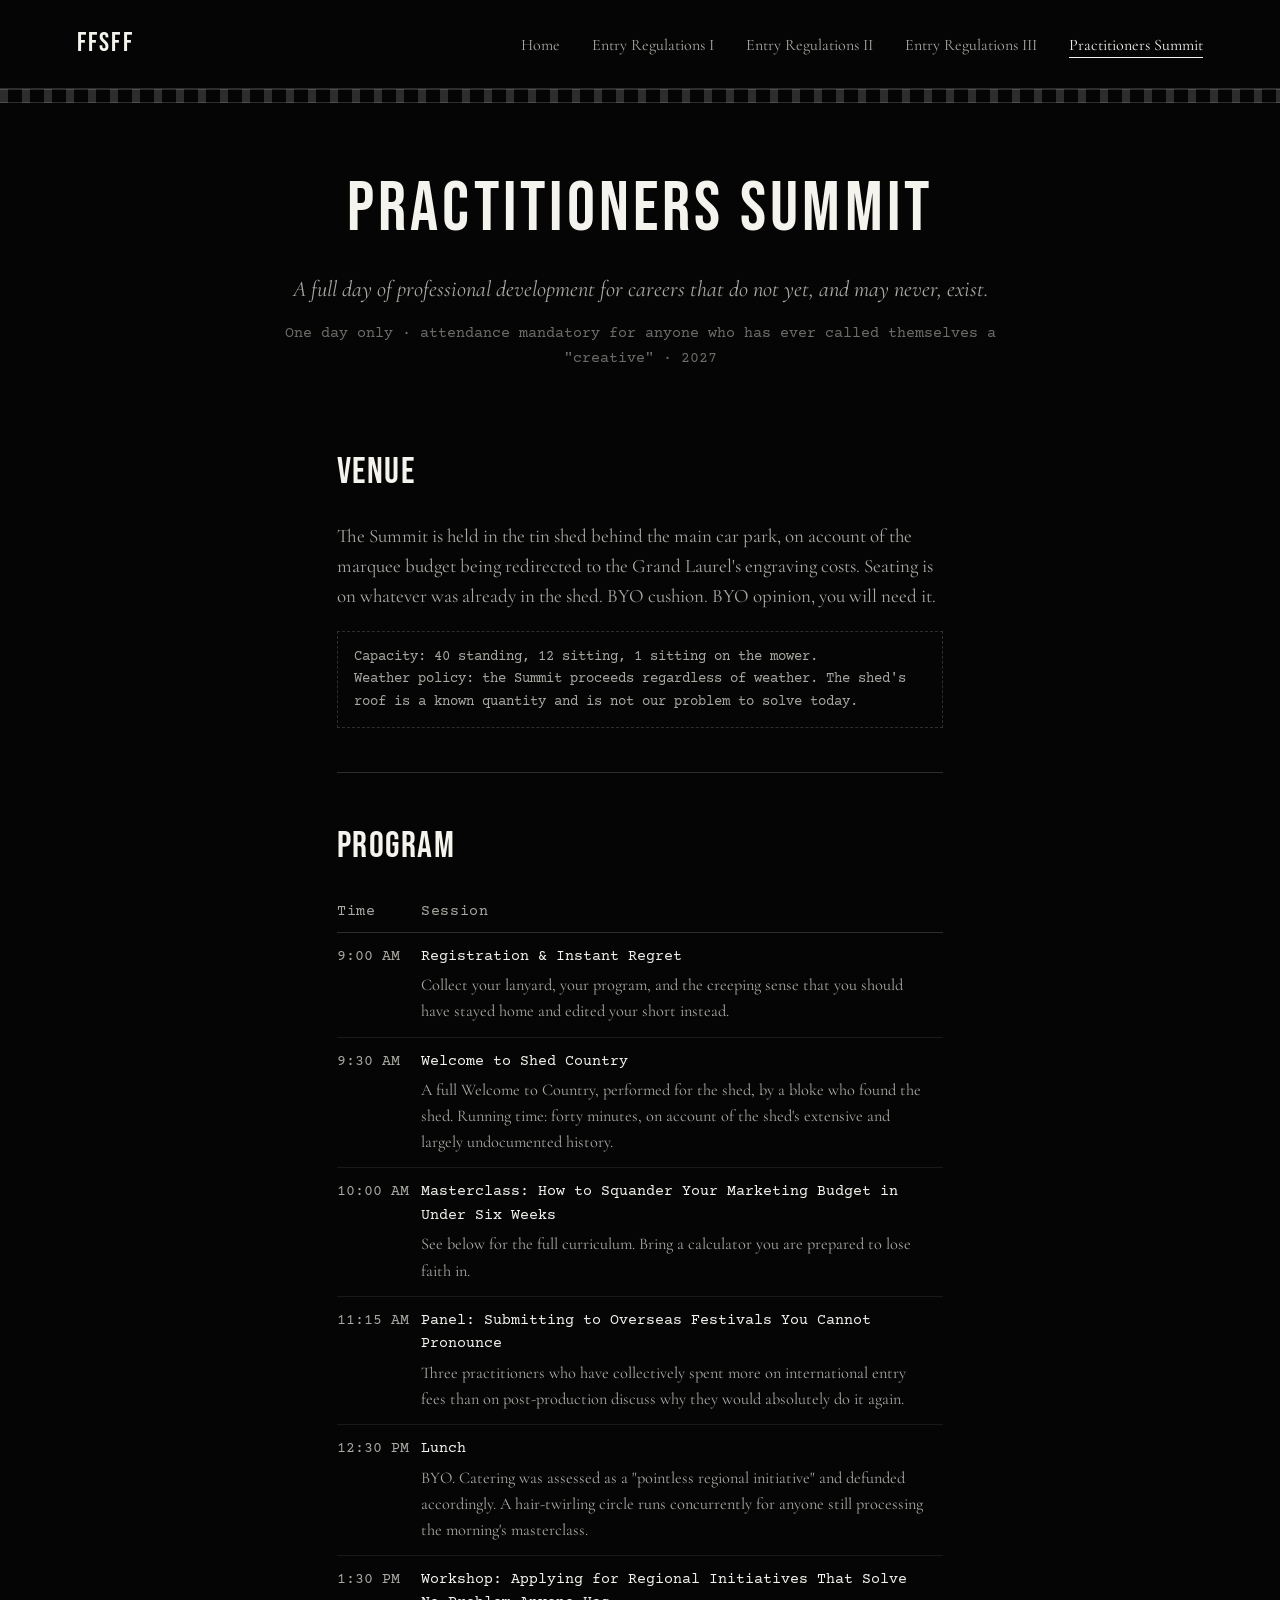
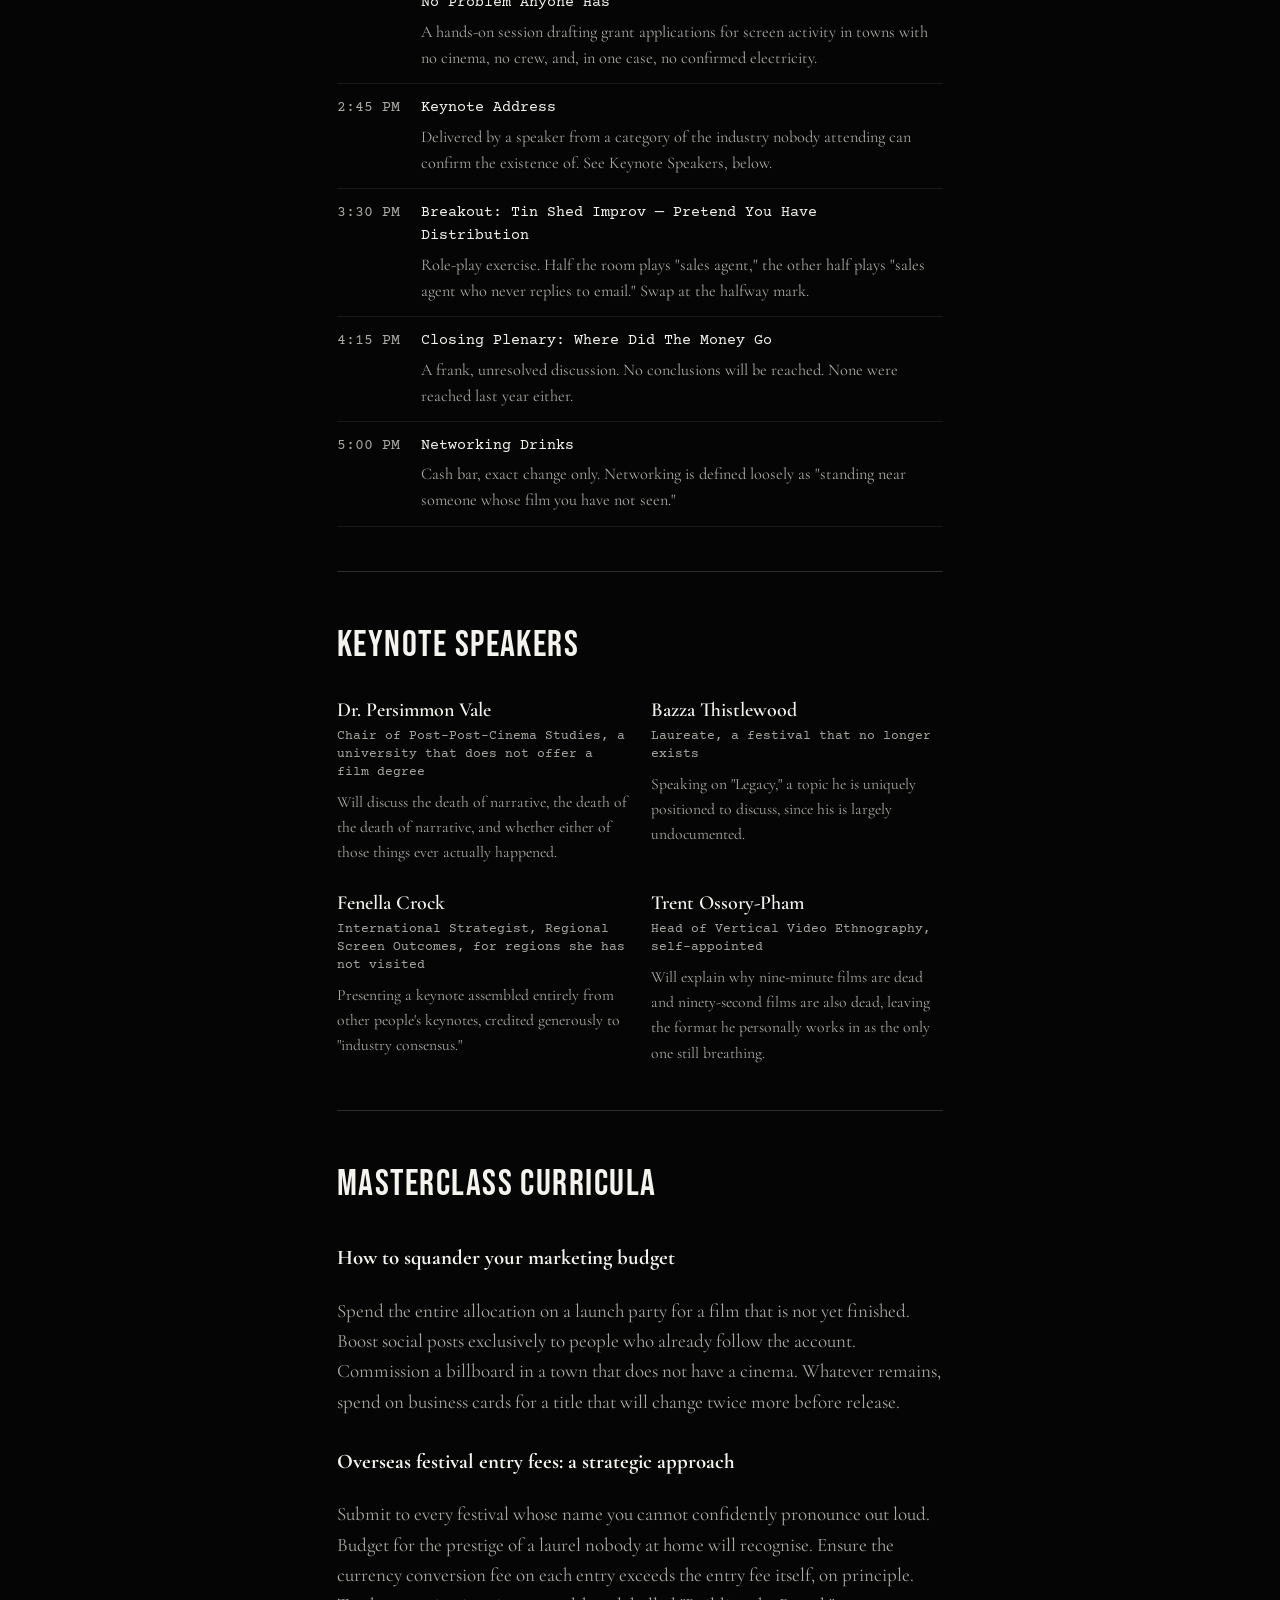
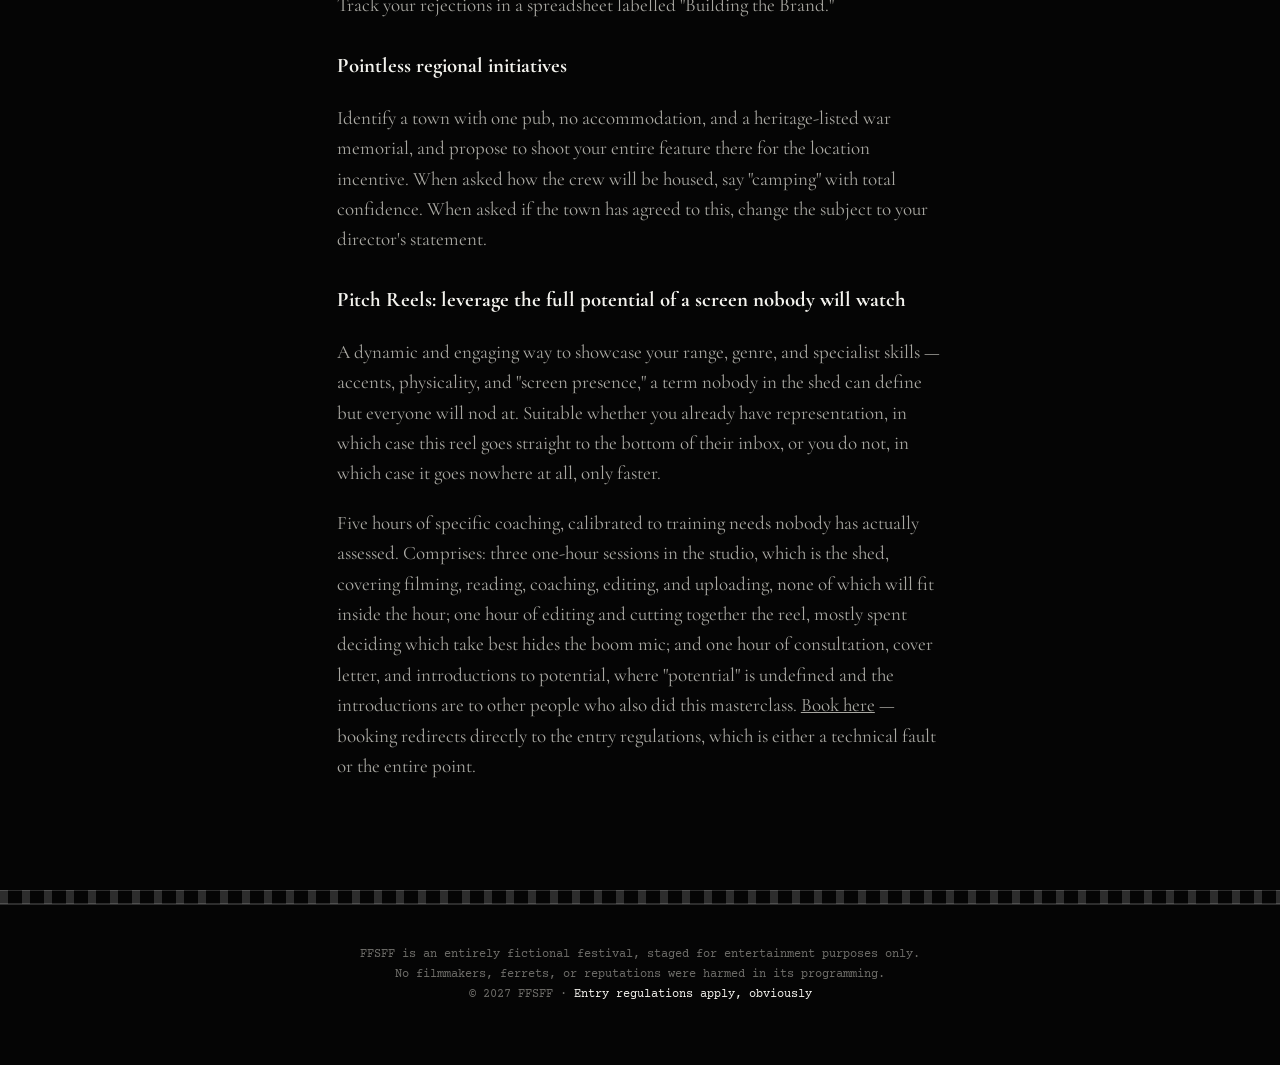
<file: practitioners-summit.html>
<!DOCTYPE html>
<html lang="en">
<head>
<meta charset="UTF-8">
<meta name="viewport" content="width=device-width, initial-scale=1.0">
<title>Practitioners Summit — FFSFF 2027</title>
<meta name="description" content="The FFSFF Practitioners Summit: a full day of professional development held in a tin shed, featuring speakers from categories nobody has heard of.">
<link rel="canonical" href="https://ffsff.site/practitioners-summit.html">
<meta name="theme-color" content="#050505">
<link rel="icon" type="image/png" href="/favicon.png">
<link rel="icon" href="/favicon.ico" sizes="any">

<meta property="og:type" content="article">
<meta property="og:site_name" content="FFSFF">
<meta property="og:title" content="Practitioners Summit — FFSFF 2027">
<meta property="og:description" content="A full day of professional development for careers that do not yet, and may never, exist.">
<meta property="og:url" content="https://ffsff.site/practitioners-summit.html">
<meta property="og:image" content="https://ffsff.site/og-image.png">

<meta name="twitter:card" content="summary_large_image">
<meta name="twitter:title" content="Practitioners Summit — FFSFF 2027">
<meta name="twitter:image" content="https://ffsff.site/og-image.png">
<link rel="stylesheet" href="style.css">
</head>
<body>

<div class="topnav">
  <a href="index.html" class="mark">FFSFF</a>
  <nav>
    <a href="index.html">Home</a>
    <a href="entry-regulations-1.html">Entry Regulations I</a>
    <a href="entry-regulations-2.html">Entry Regulations II</a>
    <a href="entry-regulations-3.html">Entry Regulations III</a>
    <a href="practitioners-summit.html" aria-current="page">Practitioners Summit</a>
  </nav>
</div>
<div class="filmstrip"></div>

<header class="hero" style="padding-bottom:36px;">
  <h1 style="font-size:clamp(2.6rem,7vw,4.4rem);">Practitioners Summit</h1>
  <p class="tagline">A full day of professional development for careers that do not yet, and may never, exist.</p>
  <p class="dates">One day only · attendance mandatory for anyone who has ever called themselves a "creative" · 2027</p>
</header>

<main class="dark">

  <section id="venue">
    <h2>Venue</h2>
    <p>The Summit is held in the tin shed behind the main car park, on account of the marquee budget being redirected to the Grand Laurel's engraving costs. Seating is on whatever was already in the shed. BYO cushion. BYO opinion, you will need it.</p>
    <div class="venue-note">
      Capacity: 40 standing, 12 sitting, 1 sitting on the mower.<br>
      Weather policy: the Summit proceeds regardless of weather. The shed's roof is a known quantity and is not our problem to solve today.
    </div>
  </section>

  <section id="program">
    <h2>Program</h2>
    <table class="schedule">
      <tr><th>Time</th><th>Session</th></tr>
      <tr>
        <td class="time">9:00 AM</td>
        <td>Registration &amp; Instant Regret
          <p>Collect your lanyard, your program, and the creeping sense that you should have stayed home and edited your short instead.</p>
        </td>
      </tr>
      <tr>
        <td class="time">9:30 AM</td>
        <td>Welcome to Shed Country
          <p>A full Welcome to Country, performed for the shed, by a bloke who found the shed. Running time: forty minutes, on account of the shed's extensive and largely undocumented history.</p>
        </td>
      </tr>
      <tr>
        <td class="time">10:00 AM</td>
        <td>Masterclass: How to Squander Your Marketing Budget in Under Six Weeks
          <p>See below for the full curriculum. Bring a calculator you are prepared to lose faith in.</p>
        </td>
      </tr>
      <tr>
        <td class="time">11:15 AM</td>
        <td>Panel: Submitting to Overseas Festivals You Cannot Pronounce
          <p>Three practitioners who have collectively spent more on international entry fees than on post-production discuss why they would absolutely do it again.</p>
        </td>
      </tr>
      <tr>
        <td class="time">12:30 PM</td>
        <td>Lunch
          <p>BYO. Catering was assessed as a "pointless regional initiative" and defunded accordingly. A hair-twirling circle runs concurrently for anyone still processing the morning's masterclass.</p>
        </td>
      </tr>
      <tr>
        <td class="time">1:30 PM</td>
        <td>Workshop: Applying for Regional Initiatives That Solve No Problem Anyone Has
          <p>A hands-on session drafting grant applications for screen activity in towns with no cinema, no crew, and, in one case, no confirmed electricity.</p>
        </td>
      </tr>
      <tr>
        <td class="time">2:45 PM</td>
        <td>Keynote Address
          <p>Delivered by a speaker from a category of the industry nobody attending can confirm the existence of. See Keynote Speakers, below.</p>
        </td>
      </tr>
      <tr>
        <td class="time">3:30 PM</td>
        <td>Breakout: Tin Shed Improv — Pretend You Have Distribution
          <p>Role-play exercise. Half the room plays "sales agent," the other half plays "sales agent who never replies to email." Swap at the halfway mark.</p>
        </td>
      </tr>
      <tr>
        <td class="time">4:15 PM</td>
        <td>Closing Plenary: Where Did The Money Go
          <p>A frank, unresolved discussion. No conclusions will be reached. None were reached last year either.</p>
        </td>
      </tr>
      <tr>
        <td class="time">5:00 PM</td>
        <td>Networking Drinks
          <p>Cash bar, exact change only. Networking is defined loosely as "standing near someone whose film you have not seen."</p>
        </td>
      </tr>
    </table>
  </section>

  <section id="speakers">
    <h2>Keynote speakers</h2>
    <div class="speaker-grid">
      <div class="speaker-card">
        <h3>Dr. Persimmon Vale</h3>
        <div class="title">Chair of Post-Post-Cinema Studies, a university that does not offer a film degree</div>
        <p>Will discuss the death of narrative, the death of the death of narrative, and whether either of those things ever actually happened.</p>
      </div>
      <div class="speaker-card">
        <h3>Bazza Thistlewood</h3>
        <div class="title">Laureate, a festival that no longer exists</div>
        <p>Speaking on "Legacy," a topic he is uniquely positioned to discuss, since his is largely undocumented.</p>
      </div>
      <div class="speaker-card">
        <h3>Fenella Crock</h3>
        <div class="title">International Strategist, Regional Screen Outcomes, for regions she has not visited</div>
        <p>Presenting a keynote assembled entirely from other people's keynotes, credited generously to "industry consensus."</p>
      </div>
      <div class="speaker-card">
        <h3>Trent Ossory-Pham</h3>
        <div class="title">Head of Vertical Video Ethnography, self-appointed</div>
        <p>Will explain why nine-minute films are dead and ninety-second films are also dead, leaving the format he personally works in as the only one still breathing.</p>
      </div>
    </div>
  </section>

  <section id="masterclasses">
    <h2>Masterclass curricula</h2>

    <h3 style="color:var(--white);font-size:1.3rem;margin-top:28px;">How to squander your marketing budget</h3>
    <p>Spend the entire allocation on a launch party for a film that is not yet finished. Boost social posts exclusively to people who already follow the account. Commission a billboard in a town that does not have a cinema. Whatever remains, spend on business cards for a title that will change twice more before release.</p>

    <h3 style="color:var(--white);font-size:1.3rem;margin-top:28px;">Overseas festival entry fees: a strategic approach</h3>
    <p>Submit to every festival whose name you cannot confidently pronounce out loud. Budget for the prestige of a laurel nobody at home will recognise. Ensure the currency conversion fee on each entry exceeds the entry fee itself, on principle. Track your rejections in a spreadsheet labelled "Building the Brand."</p>

    <h3 style="color:var(--white);font-size:1.3rem;margin-top:28px;">Pointless regional initiatives</h3>
    <p>Identify a town with one pub, no accommodation, and a heritage-listed war memorial, and propose to shoot your entire feature there for the location incentive. When asked how the crew will be housed, say "camping" with total confidence. When asked if the town has agreed to this, change the subject to your director's statement.</p>

    <h3 style="color:var(--white);font-size:1.3rem;margin-top:28px;">Pitch Reels: leverage the full potential of a screen nobody will watch</h3>
    <p>A dynamic and engaging way to showcase your range, genre, and specialist skills — accents, physicality, and "screen presence," a term nobody in the shed can define but everyone will nod at. Suitable whether you already have representation, in which case this reel goes straight to the bottom of their inbox, or you do not, in which case it goes nowhere at all, only faster.</p>
    <p>Five hours of specific coaching, calibrated to training needs nobody has actually assessed. Comprises: three one-hour sessions in the studio, which is the shed, covering filming, reading, coaching, editing, and uploading, none of which will fit inside the hour; one hour of editing and cutting together the reel, mostly spent deciding which take best hides the boom mic; and one hour of consultation, cover letter, and introductions to potential, where "potential" is undefined and the introductions are to other people who also did this masterclass. <a href="entry-regulations-1.html">Book here</a> — booking redirects directly to the entry regulations, which is either a technical fault or the entire point.</p>
  </section>

</main>

<div class="filmstrip"></div>
<footer>
  FFSFF is an entirely fictional festival, staged for entertainment purposes only.<br>
  No filmmakers, ferrets, or reputations were harmed in its programming.<br>
  © 2027 FFSFF · <a href="entry-regulations-1.html">Entry regulations apply, obviously</a>
</footer>

</body>
</html>
</file>
<file: style.css>
@import url('https://fonts.googleapis.com/css2?family=Bebas+Neue&family=Cormorant+Garamond:ital,wght@0,400;0,500;0,600;1,500&family=Courier+Prime:wght@400;700&display=swap');

:root{
  --bg:#050505;
  --panel:#0f0f0f;
  --line:rgba(255,255,255,0.16);
  --line-soft:rgba(255,255,255,0.08);
  --white:#f4f3ee;
  --grey:#a9a8a2;
  --grey-dim:#6f6e6a;
  --accent:#d8d7d0;
  --max:760px;
}

*{box-sizing:border-box;}
html{scroll-behavior:smooth;}
body{
  margin:0;
  background:var(--bg);
  color:var(--white);
  font-family:'Cormorant Garamond', serif;
  font-size:19px;
  line-height:1.6;
}

a{color:inherit;}
img,svg{max-width:100%;}

/* ---------- film strip divider ---------- */
.filmstrip{
  height:14px;
  background:
    repeating-linear-gradient(90deg,
      var(--line) 0, var(--line) 8px,
      transparent 8px, transparent 22px);
  border-top:1px solid var(--line);
  border-bottom:1px solid var(--line);
}

/* ---------- top nav ---------- */
.topnav{
  display:flex;
  justify-content:space-between;
  align-items:center;
  padding:22px 6vw;
  border-bottom:1px solid var(--line);
}
.topnav .mark{
  font-family:'Bebas Neue', sans-serif;
  letter-spacing:0.08em;
  font-size:1.7rem;
  text-decoration:none;
  color:var(--white);
}
.topnav nav a{
  margin-left:28px;
  text-decoration:none;
  font-size:1rem;
  color:var(--grey);
  border-bottom:1px solid transparent;
  padding-bottom:2px;
}
.topnav nav a:hover, .topnav nav a[aria-current="page"]{
  border-bottom-color:var(--white);
  color:var(--white);
}

/* ---------- hero ---------- */
.hero{
  padding:50px 6vw 76px;
  text-align:center;
  max-width:920px;
  margin:0 auto;
}
.hero .emblem{width:340px;margin:0 auto 8px;}
.hero h1{
  font-family:'Bebas Neue', sans-serif;
  font-size:clamp(3.6rem,11vw,7rem);
  margin:0;
  font-weight:400;
  letter-spacing:0.06em;
  color:var(--white);
}
.hero .tagline{
  font-style:italic;
  color:var(--grey);
  font-size:1.4rem;
  margin:6px 0 4px;
}
.hero .dates{
  color:var(--grey-dim);
  font-family:'Courier Prime', monospace;
  font-size:0.95rem;
  margin-bottom:36px;
}
.hero .ctas{
  display:flex;
  gap:16px;
  justify-content:center;
  flex-wrap:wrap;
}
.btn{
  display:inline-block;
  padding:13px 26px;
  border-radius:0;
  text-decoration:none;
  font-family:'Courier Prime', monospace;
  font-size:0.9rem;
  border:1px solid var(--white);
  transition:background 0.15s ease, color 0.15s ease;
}
.btn.solid{background:var(--white);color:#050505;}
.btn.solid:hover{background:var(--grey);}
.btn.ghost{color:var(--white);}
.btn.ghost:hover{background:rgba(255,255,255,0.1);}

/* ---------- sections on dark ---------- */
main.dark{max-width:var(--max);margin:0 auto;padding:0 6vw 90px;}
main.dark h2{
  font-family:'Bebas Neue', sans-serif;
  font-size:2.3rem;
  font-weight:400;
  letter-spacing:0.04em;
  color:var(--white);
  border-top:1px solid var(--line);
  padding-top:44px;
  margin-top:44px;
  margin-bottom:6px;
}
main.dark section:first-of-type h2{border-top:none;padding-top:0;margin-top:0;}
main.dark p{color:var(--grey);}
blockquote{
  font-style:italic;
  color:var(--white);
  border-left:2px solid var(--white);
  margin:20px 0;
  padding:4px 0 4px 20px;
}
blockquote cite{
  display:block;
  font-style:normal;
  font-family:'Courier Prime', monospace;
  font-size:0.85rem;
  color:var(--grey-dim);
  margin-top:8px;
}

.categories-list{list-style:none;margin:18px 0 0;padding:0;display:grid;gap:14px;}
.categories-list li{
  border:1px solid var(--line);
  padding:16px 18px;
  color:var(--white);
}
.categories-list strong{color:var(--white);font-weight:600;}

.jury-grid{display:grid;gap:26px;grid-template-columns:repeat(auto-fit,minmax(200px,1fr));margin-top:20px;}
.jury-card h3{margin:0 0 2px;color:var(--white);font-weight:600;font-size:1.3rem;}
.jury-card .role{font-family:'Courier Prime',monospace;font-size:0.82rem;color:var(--grey);margin-bottom:8px;}
.jury-card p{margin:0;font-size:0.98rem;color:var(--grey);}

footer{
  text-align:center;
  padding:40px 6vw 60px;
  color:var(--grey-dim);
  font-family:'Courier Prime', monospace;
  font-size:0.78rem;
  border-top:1px solid var(--line);
}
footer a{color:var(--white);text-decoration:none;}

/* ---------- regulations pages (screenplay style) ---------- */
body.doc{background:var(--panel);color:var(--white);}
body.doc .topnav{border-bottom:1px solid var(--line);}
body.doc .topnav .mark{color:var(--white);}
body.doc .topnav nav a{color:var(--grey);}
body.doc .topnav nav a:hover, body.doc .topnav nav a[aria-current="page"]{color:var(--white);border-bottom-color:var(--white);}

.doc-wrap{max-width:var(--max);margin:0 auto;padding:20px 6vw 100px;position:relative;font-family:'Courier Prime', monospace;}
.doc-head{text-align:center;margin-bottom:10px;position:relative;}
.doc-head h1{font-family:'Bebas Neue', sans-serif;font-size:clamp(2.2rem,5vw,3rem);letter-spacing:0.04em;margin:8px 0 4px;font-weight:400;color:var(--white);}
.doc-head .part{font-family:'Courier Prime',monospace;font-size:0.85rem;letter-spacing:0.08em;color:var(--grey);}
.doc-head .subhead{font-family:'Cormorant Garamond',serif;font-style:italic;color:var(--grey);margin-bottom:0;}

.stamp{
  position:absolute;
  top:-6px;
  right:0;
  width:104px;
  height:104px;
  border:3px solid var(--white);
  border-radius:50%;
  transform:rotate(-14deg);
  display:flex;
  align-items:center;
  justify-content:center;
  text-align:center;
  color:var(--white);
  font-family:'Courier Prime',monospace;
  font-size:0.62rem;
  letter-spacing:0.06em;
  line-height:1.25;
  opacity:0.85;
}

.preamble{
  font-size:0.92rem;
  color:var(--grey);
  border:1px dashed var(--line);
  padding:16px 18px;
  margin:28px 0 10px;
}

.article{
  padding:22px 0;
  border-top:1px solid var(--line-soft);
  font-family:'Cormorant Garamond', serif;
}
.article:last-child{border-bottom:1px solid var(--line-soft);}
.article .num{
  font-family:'Courier Prime',monospace;
  font-size:0.8rem;
  color:var(--grey);
  display:block;
  margin-bottom:4px;
}
.article h3{margin:0 0 6px;font-size:1.35rem;font-weight:600;color:var(--white);}
.article p{margin:0;color:var(--grey);font-size:1.05rem;}

.doc-nav{
  display:flex;
  justify-content:space-between;
  margin-top:40px;
  font-size:0.9rem;
}
.doc-nav a{text-decoration:none;color:var(--white);}
.doc-nav a:hover{text-decoration:underline;}

.signoff{
  margin-top:50px;
  padding-top:20px;
  border-top:1px dashed var(--line);
  font-size:0.82rem;
  color:var(--grey-dim);
}

.schedule{width:100%;border-collapse:collapse;margin-top:16px;font-family:'Courier Prime',monospace;font-size:0.92rem;}
.schedule th{text-align:left;color:var(--grey);font-weight:400;border-bottom:1px solid var(--line);padding:8px 12px 8px 0;letter-spacing:0.05em;}
.schedule td{border-bottom:1px solid var(--line-soft);padding:12px 12px 12px 0;vertical-align:top;color:var(--white);}
.schedule td.time{color:var(--grey);white-space:nowrap;width:1%;}
.schedule td p{margin:4px 0 0;color:var(--grey);font-family:'Cormorant Garamond',serif;font-size:1.02rem;}

.speaker-grid{display:grid;gap:22px;grid-template-columns:repeat(auto-fit,minmax(220px,1fr));margin-top:20px;}
.speaker-card h3{margin:0 0 2px;color:var(--white);font-weight:600;font-size:1.25rem;}
.speaker-card .title{font-family:'Courier Prime',monospace;font-size:0.8rem;color:var(--grey);margin-bottom:8px;line-height:1.4;}
.speaker-card p{margin:0;color:var(--grey);font-size:0.98rem;}

.venue-note{
  font-family:'Courier Prime',monospace;
  font-size:0.88rem;
  color:var(--grey);
  border:1px dashed var(--line);
  padding:14px 16px;
  margin:18px 0 4px;
}

@media (max-width:520px){
  .stamp{position:static;transform:rotate(-8deg);margin:14px auto 0;}
  .doc-head h1{margin-top:0;}
  .hero .emblem{width:260px;}
  .schedule, .schedule tbody, .schedule tr, .schedule td{display:block;width:100%;}
  .schedule td.time{width:auto;padding-bottom:0;}
  .schedule tr{padding:12px 0;border-bottom:1px solid var(--line-soft);}
  .schedule td{border-bottom:none;padding:2px 0;}
}
</file>
